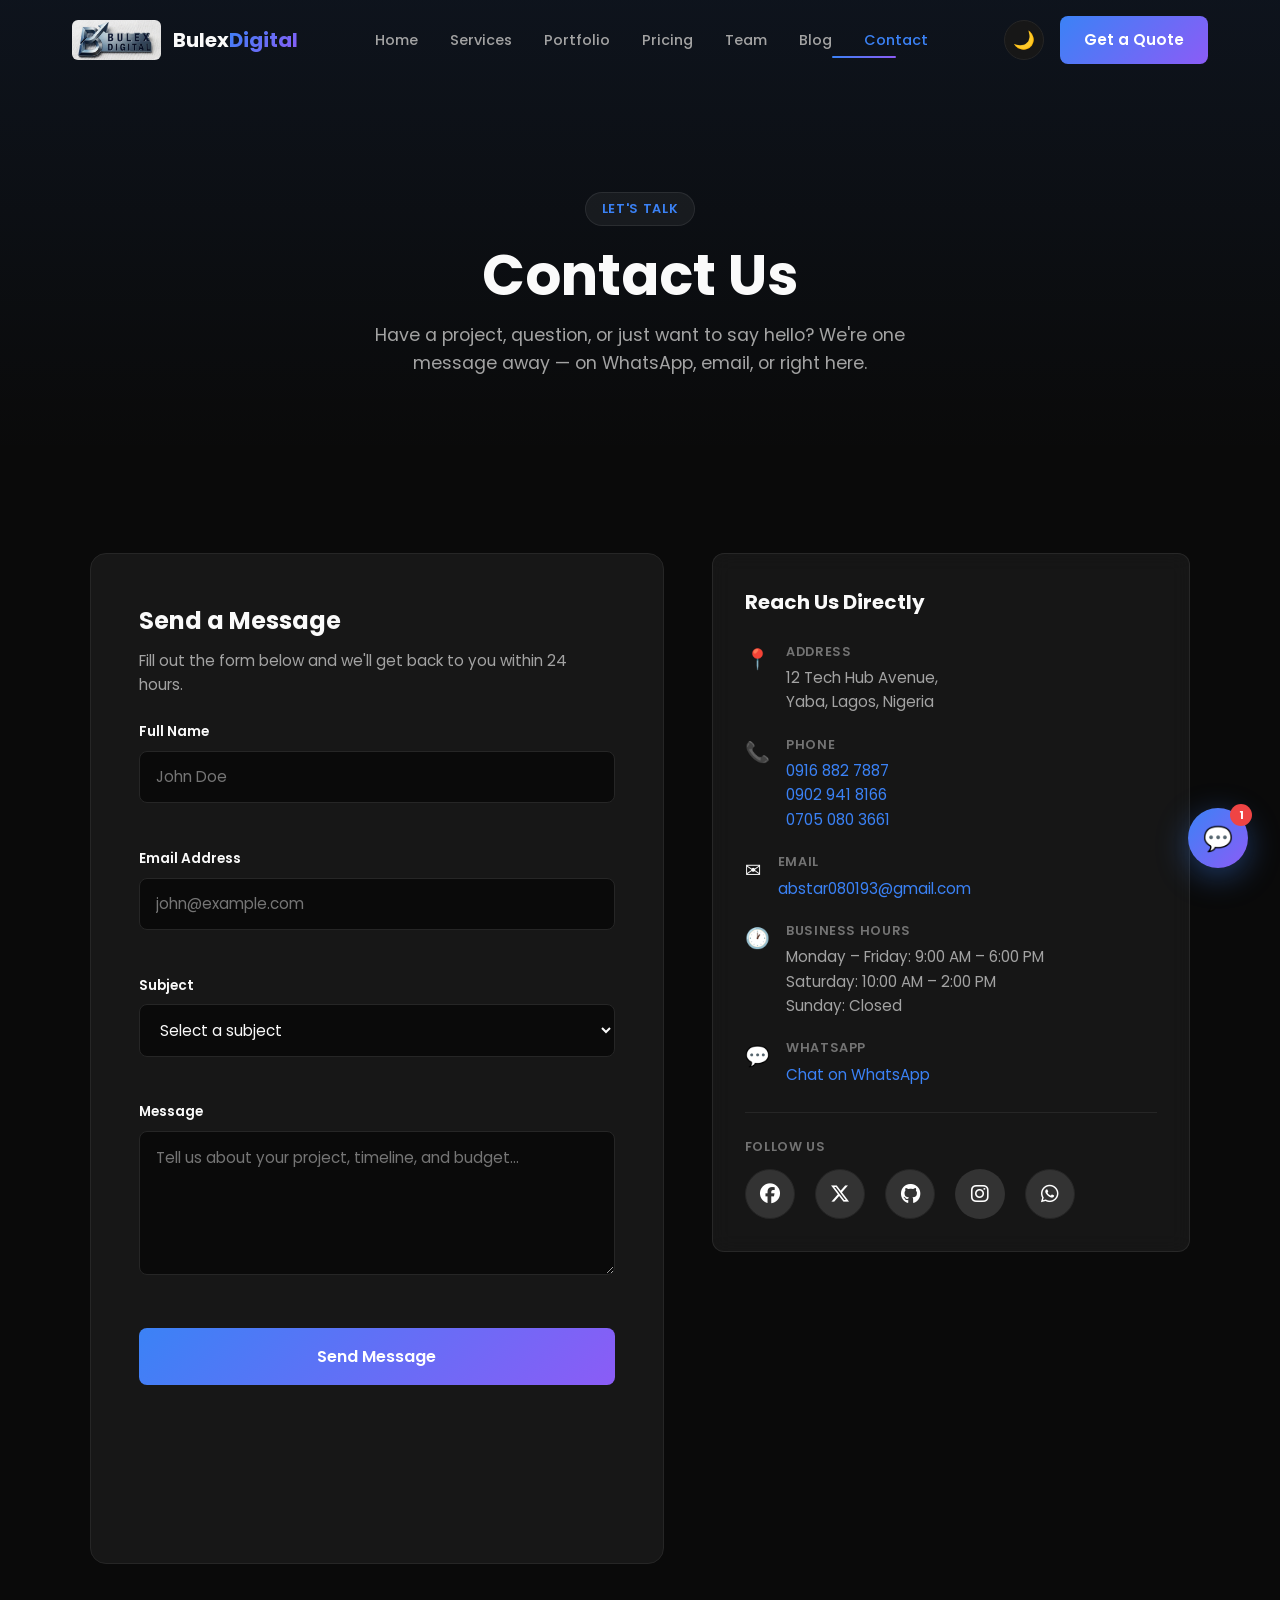
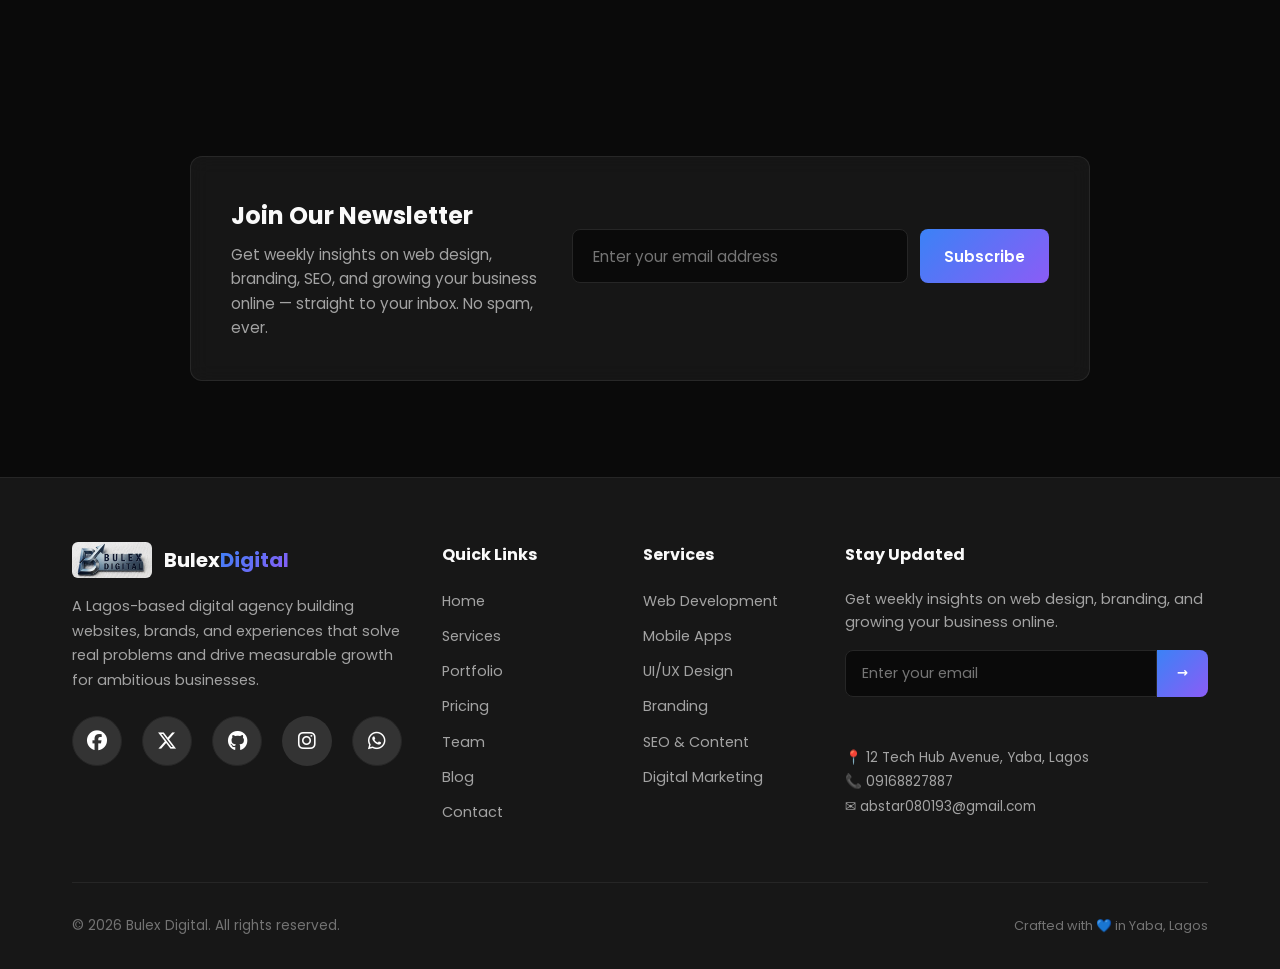
<file: contact.html>
<!DOCTYPE html>
<html lang="en">
<head>
  <meta charset="UTF-8">
  <meta name="viewport" content="width=device-width, initial-scale=1.0">
  <meta name="description" content="Get in touch with Bulex Digital. Web development, branding, and digital marketing services in Yaba, Lagos. Call, WhatsApp, or email us today.">
  <title>Contact | Bulex Digital</title>
  
  <link rel="preconnect" href="https://fonts.googleapis.com">
  <link rel="preconnect" href="https://fonts.gstatic.com" crossorigin>
  <link href="https://fonts.googleapis.com/css2?family=Poppins:wght@300;400;600;700&display=swap" rel="stylesheet">
  <link rel="stylesheet" href="https://cdnjs.cloudflare.com/ajax/libs/font-awesome/6.5.2/css/all.min.css">
  <link rel="stylesheet" href="styles.css">
</head>
<body>

  <!-- ==================== NAVIGATION ==================== -->
  <header class="navbar" id="navbar">
    <div class="container nav-container">
      <a href="index.html" class="logo" aria-label="Bulex Digital Home">
        <img src="logo-tech.png" alt="Bulex Digital Logo" class="logo-img">
        <span class="logo-text">Bulex<span class="logo-accent">Digital</span></span>
      </a>

      <nav class="nav-menu" aria-label="Main Navigation">
        <ul class="nav-list">
          <li><a href="index.html" class="nav-link">Home</a></li>
          <li><a href="services.html" class="nav-link">Services</a></li>
          <li><a href="portfolio.html" class="nav-link">Portfolio</a></li>
          <li><a href="pricing.html" class="nav-link">Pricing</a></li>
          <li><a href="team.html" class="nav-link">Team</a></li>
          <li><a href="blog.html" class="nav-link">Blog</a></li>
          <li><a href="contact.html" class="nav-link active">Contact</a></li>
        </ul>
      </nav>

      <div class="nav-actions">
        <button class="theme-toggle" id="themeToggle" aria-label="Toggle dark/light mode">
          <span class="theme-icon sun">☀️</span>
          <span class="theme-icon moon">🌙</span>
        </button>
        <a href="contact.html" class="btn btn-primary nav-cta">Get a Quote</a>
        
        <button class="hamburger" id="hamburger" aria-label="Open menu" aria-expanded="false">
          <span class="bar"></span>
          <span class="bar"></span>
          <span class="bar"></span>
        </button>
      </div>
    </div>

    <div class="mobile-drawer" id="mobileDrawer" aria-hidden="true">
      <nav class="mobile-nav" aria-label="Mobile Navigation">
        <ul class="mobile-nav-list">
          <li><a href="index.html" class="mobile-nav-link">Home</a></li>
          <li><a href="services.html" class="mobile-nav-link">Services</a></li>
          <li><a href="portfolio.html" class="mobile-nav-link">Portfolio</a></li>
          <li><a href="pricing.html" class="mobile-nav-link">Pricing</a></li>
          <li><a href="team.html" class="mobile-nav-link">Team</a></li>
          <li><a href="blog.html" class="mobile-nav-link">Blog</a></li>
          <li><a href="contact.html" class="mobile-nav-link active">Contact</a></li>
        </ul>
        <a href="contact.html" class="btn btn-primary mobile-cta">Get a Quote</a>
      </nav>
    </div>
  </header>

  <!-- ==================== MAIN CONTENT ==================== -->
  <main>

    <!-- Page Header -->
    <section class="page-header">
      <div class="container">
        <span class="page-tag">Let's Talk</span>
        <h1 class="page-title">Contact Us</h1>
        <p class="page-desc">Have a project, question, or just want to say hello? We're one message away — on WhatsApp, email, or right here.</p>
      </div>
    </section>

    <!-- Contact Section -->
    <section class="contact-section section" id="contact">
      <div class="container">
        <div class="contact-grid">

          <!-- Left: Contact Form -->
          <div class="contact-form-wrapper">
            <h2 class="contact-form-title">Send a Message</h2>
            <p class="contact-form-subtitle">Fill out the form below and we'll get back to you within 24 hours.</p>
            
            <form class="contact-form" id="contactForm" novalidate>
              
              <div class="form-group">
                <label for="contactName" class="form-label">Full Name</label>
                <input type="text" id="contactName" name="name" class="form-input" placeholder="John Doe" required minlength="2" autocomplete="name">
                <p class="form-error" id="nameError" role="alert" aria-live="polite"></p>
              </div>

              <div class="form-group">
                <label for="contactEmail" class="form-label">Email Address</label>
                <input type="email" id="contactEmail" name="email" class="form-input" placeholder="john@example.com" required autocomplete="email">
                <p class="form-error" id="emailError" role="alert" aria-live="polite"></p>
              </div>

              <div class="form-group">
                <label for="contactSubject" class="form-label">Subject</label>
                <select id="contactSubject" name="subject" class="form-select" required>
                  <option value="" disabled selected>Select a subject</option>
                  <option value="web-project">Web Development Project</option>
                  <option value="mobile-app">Mobile App Project</option>
                  <option value="branding">Branding & Identity</option>
                  <option value="marketing">Digital Marketing</option>
                  <option value="consultation">Free Consultation</option>
                  <option value="other">Something Else</option>
                </select>
                <p class="form-error" id="subjectError" role="alert" aria-live="polite"></p>
              </div>

              <div class="form-group">
                <label for="contactMessage" class="form-label">Message</label>
                <textarea id="contactMessage" name="message" class="form-textarea" rows="5" placeholder="Tell us about your project, timeline, and budget..." required minlength="10"></textarea>
                <p class="form-error" id="messageError" role="alert" aria-live="polite"></p>
              </div>

              <button type="submit" class="btn btn-primary btn-lg form-submit">Send Message</button>
              
              <div class="form-success" id="formSuccess" role="status" aria-live="polite">
                <p>✅ Message sent successfully! We'll be in touch within 24 hours.</p>
              </div>
            </form>
          </div>

          <!-- Right: Contact Info -->
          <aside class="contact-info-wrapper">
            <div class="contact-info-card glass">
              <h3 class="contact-info-title">Reach Us Directly</h3>
              
              <div class="contact-info-list">
                <div class="contact-info-item">
                  <span class="contact-info-icon" aria-hidden="true">📍</span>
                  <div class="contact-info-content">
                    <span class="contact-info-label">Address</span>
                    <p class="contact-info-value">12 Tech Hub Avenue,<br>Yaba, Lagos, Nigeria</p>
                  </div>
                </div>

                <div class="contact-info-item">
                  <span class="contact-info-icon" aria-hidden="true">📞</span>
                  <div class="contact-info-content">
                    <span class="contact-info-label">Phone</span>
                    <p class="contact-info-value">
                      <a href="tel:+2349168827887">0916 882 7887</a><br>
                      <a href="tel:+2349029418166">0902 941 8166</a><br>
                      <a href="tel:+2347050803661">0705 080 3661</a>
                    </p>
                  </div>
                </div>

                <div class="contact-info-item">
                  <span class="contact-info-icon" aria-hidden="true">✉️</span>
                  <div class="contact-info-content">
                    <span class="contact-info-label">Email</span>
                    <p class="contact-info-value">
                      <a href="mailto:abstar080193@gmail.com">abstar080193@gmail.com</a>
                    </p>
                  </div>
                </div>

                <div class="contact-info-item">
                  <span class="contact-info-icon" aria-hidden="true">🕐</span>
                  <div class="contact-info-content">
                    <span class="contact-info-label">Business Hours</span>
                    <p class="contact-info-value">
                      Monday – Friday: 9:00 AM – 6:00 PM<br>
                      Saturday: 10:00 AM – 2:00 PM<br>
                      Sunday: Closed
                    </p>
                  </div>
                </div>

                <div class="contact-info-item">
                  <span class="contact-info-icon" aria-hidden="true">💬</span>
                  <div class="contact-info-content">
                    <span class="contact-info-label">WhatsApp</span>
                    <p class="contact-info-value">
                      <a href="https://wa.me/message/LBRFONB553XBF1" target="_blank" rel="noopener">Chat on WhatsApp</a>
                    </p>
                  </div>
                </div>
              </div>

              <div class="contact-socials">
                <span class="contact-socials-label">Follow Us</span>
                <div class="social-icons">
  <a href="https://www.facebook.com/profile.php?id=61579539584737&mibextid=rS40aB7S9Ucbxw6v" class="social-link"><i class="fa-brands fa-facebook"></i></a>
  <a href="https://www.linkedin.com/in/adegbite-abdullahi-041350308" class="social-link"><i class="fa-brands fa-x-twitter"></i></a>
  <a href="https://github.com/Bulex00" class="social-link"><i class="fa-brands fa-github"></i></a>
  <a href="https://www.instagram.com/abdullahiadegbiite?igsh=djc5a2Nzbnl6cnU5"><i class="fa-brands fa-instagram"></i></a>
  <a href="https://wa.me/2349168827887" class="social-link"><i class="fa-brands fa-whatsapp"></i></a>
</div>
              </div>
            </div>

            <!-- Map -->
            <div class="contact-map">
              <iframe 
                src="https://www.google.com/maps/embed?pb=!1m18!1m12!1m3!1d15858.03476892704!2d3.3721!3d6.5244!2m3!1f0!2f0!3f0!3m2!1i1024!2i768!4f13.1!3m3!1m2!1s0x103b8b2ae68280c1%3A0xdc9e87a367c3d9cb!2sYaba%2C%20Lagos!5e0!3m2!1sen!2sng!4v1690000000000!5m2!1sen!2sng" 
                width="100%" 
                height="280" 
                style="border:0; border-radius: 12px;" 
                allowfullscreen="" 
                loading="lazy" 
                referrerpolicy="no-referrer-when-downgrade"
                title="Bulex Digital office location in Yaba, Lagos">
              </iframe>
            </div>
          </aside>

        </div>
      </div>
    </section>

    <!-- Newsletter Section -->
    <section class="newsletter-section section" aria-label="Newsletter signup">
      <div class="container">
        <div class="newsletter-box glass">
          <div class="newsletter-content">
            <h2 class="newsletter-title">Join Our Newsletter</h2>
            <p class="newsletter-desc">Get weekly insights on web design, branding, SEO, and growing your business online — straight to your inbox. No spam, ever.</p>
          </div>
          <form class="newsletter-large" id="newsletterFormLarge" novalidate>
            <div class="newsletter-large-group">
              <input type="email" class="newsletter-large-input" id="newsletterEmailLarge" placeholder="Enter your email address" required aria-label="Email for newsletter">
              <button type="submit" class="btn btn-primary newsletter-large-btn">Subscribe</button>
            </div>
            <p class="newsletter-error" id="newsletterErrorLarge" role="alert" aria-live="polite"></p>
          </form>
        </div>
      </div>
    </section>

  </main>

  <!-- ==================== FOOTER ==================== -->
  <footer class="footer" id="footer">
    <div class="container">
      <div class="footer-grid grid-4">
        
        <div class="footer-brand">
          <a href="index.html" class="footer-logo">
            <img src="logo-tech.png" alt="Bulex Digital" class="footer-logo-img">
            <span>Bulex<span class="logo-accent">Digital</span></span>
          </a>
          <p class="footer-about">
            A Lagos-based digital agency building websites, brands, and experiences that solve real problems and drive measurable growth for ambitious businesses.
          </p>
               <div class="social-icons">
  <a href="https://www.facebook.com/profile.php?id=61579539584737&mibextid=rS40aB7S9Ucbxw6v" class="social-link"><i class="fa-brands fa-facebook"></i></a>
  <a href="https://www.linkedin.com/in/adegbite-abdullahi-041350308" class="social-link"><i class="fa-brands fa-x-twitter"></i></a>
  <a href="https://github.com/Bulex00" class="social-link"><i class="fa-brands fa-github"></i></a>
  <a href="https://www.instagram.com/abdullahiadegbiite?igsh=djc5a2Nzbnl6cnU5"><i class="fa-brands fa-instagram"></i></a>
  <a href="https://wa.me/2349168827887" class="social-link"><i class="fa-brands fa-whatsapp"></i></a>
</div>
        </div>

        <div class="footer-col">
          <h4 class="footer-heading">Quick Links</h4>
          <ul class="footer-links">
            <li><a href="index.html">Home</a></li>
            <li><a href="services.html">Services</a></li>
            <li><a href="portfolio.html">Portfolio</a></li>
            <li><a href="pricing.html">Pricing</a></li>
            <li><a href="team.html">Team</a></li>
            <li><a href="blog.html">Blog</a></li>
            <li><a href="contact.html">Contact</a></li>
          </ul>
        </div>

        <div class="footer-col">
          <h4 class="footer-heading">Services</h4>
          <ul class="footer-links">
            <li><a href="services.html">Web Development</a></li>
            <li><a href="services.html">Mobile Apps</a></li>
            <li><a href="services.html">UI/UX Design</a></li>
            <li><a href="services.html">Branding</a></li>
            <li><a href="services.html">SEO & Content</a></li>
            <li><a href="services.html">Digital Marketing</a></li>
          </ul>
        </div>

        <div class="footer-col">
          <h4 class="footer-heading">Stay Updated</h4>
          <p class="footer-newsletter-text">Get weekly insights on web design, branding, and growing your business online.</p>
          <form class="newsletter-form" id="newsletterForm" novalidate>
            <div class="newsletter-input-group">
              <input type="email" class="newsletter-input" id="newsletterEmail" placeholder="Enter your email" required aria-label="Email for newsletter">
              <button type="submit" class="newsletter-btn" aria-label="Subscribe">→</button>
            </div>
            <p class="newsletter-error" id="newsletterError" role="alert" aria-live="polite"></p>
          </form>
          <div class="footer-contact-mini">
            <p>📍 12 Tech Hub Avenue, Yaba, Lagos</p>
            <p>📞 09168827887</p>
            <p>✉️ abstar080193@gmail.com</p>
          </div>
        </div>

      </div>

      <div class="footer-bottom">
        <p class="copyright">© 2026 Bulex Digital. All rights reserved.</p>
        <p class="footer-credit">Crafted with 💙 in Yaba, Lagos</p>
      </div>
    </div>
  </footer>

  <!-- ==================== BACK TO TOP ==================== -->
  <button class="back-to-top" id="backToTop" aria-label="Back to top">
    <svg width="24" height="24" viewBox="0 0 24 24" fill="none" stroke="currentColor" stroke-width="2" stroke-linecap="round" stroke-linejoin="round">
      <polyline points="18 15 12 9 6 15"></polyline>
    </svg>
  </button>

  <!-- ==================== TOAST NOTIFICATION ==================== -->
  <div class="toast" id="toast" role="status" aria-live="polite">
    <span class="toast-message" id="toastMessage"></span>
  </div>

  <script src="main.js"></script>
</body>
</html>
</file>
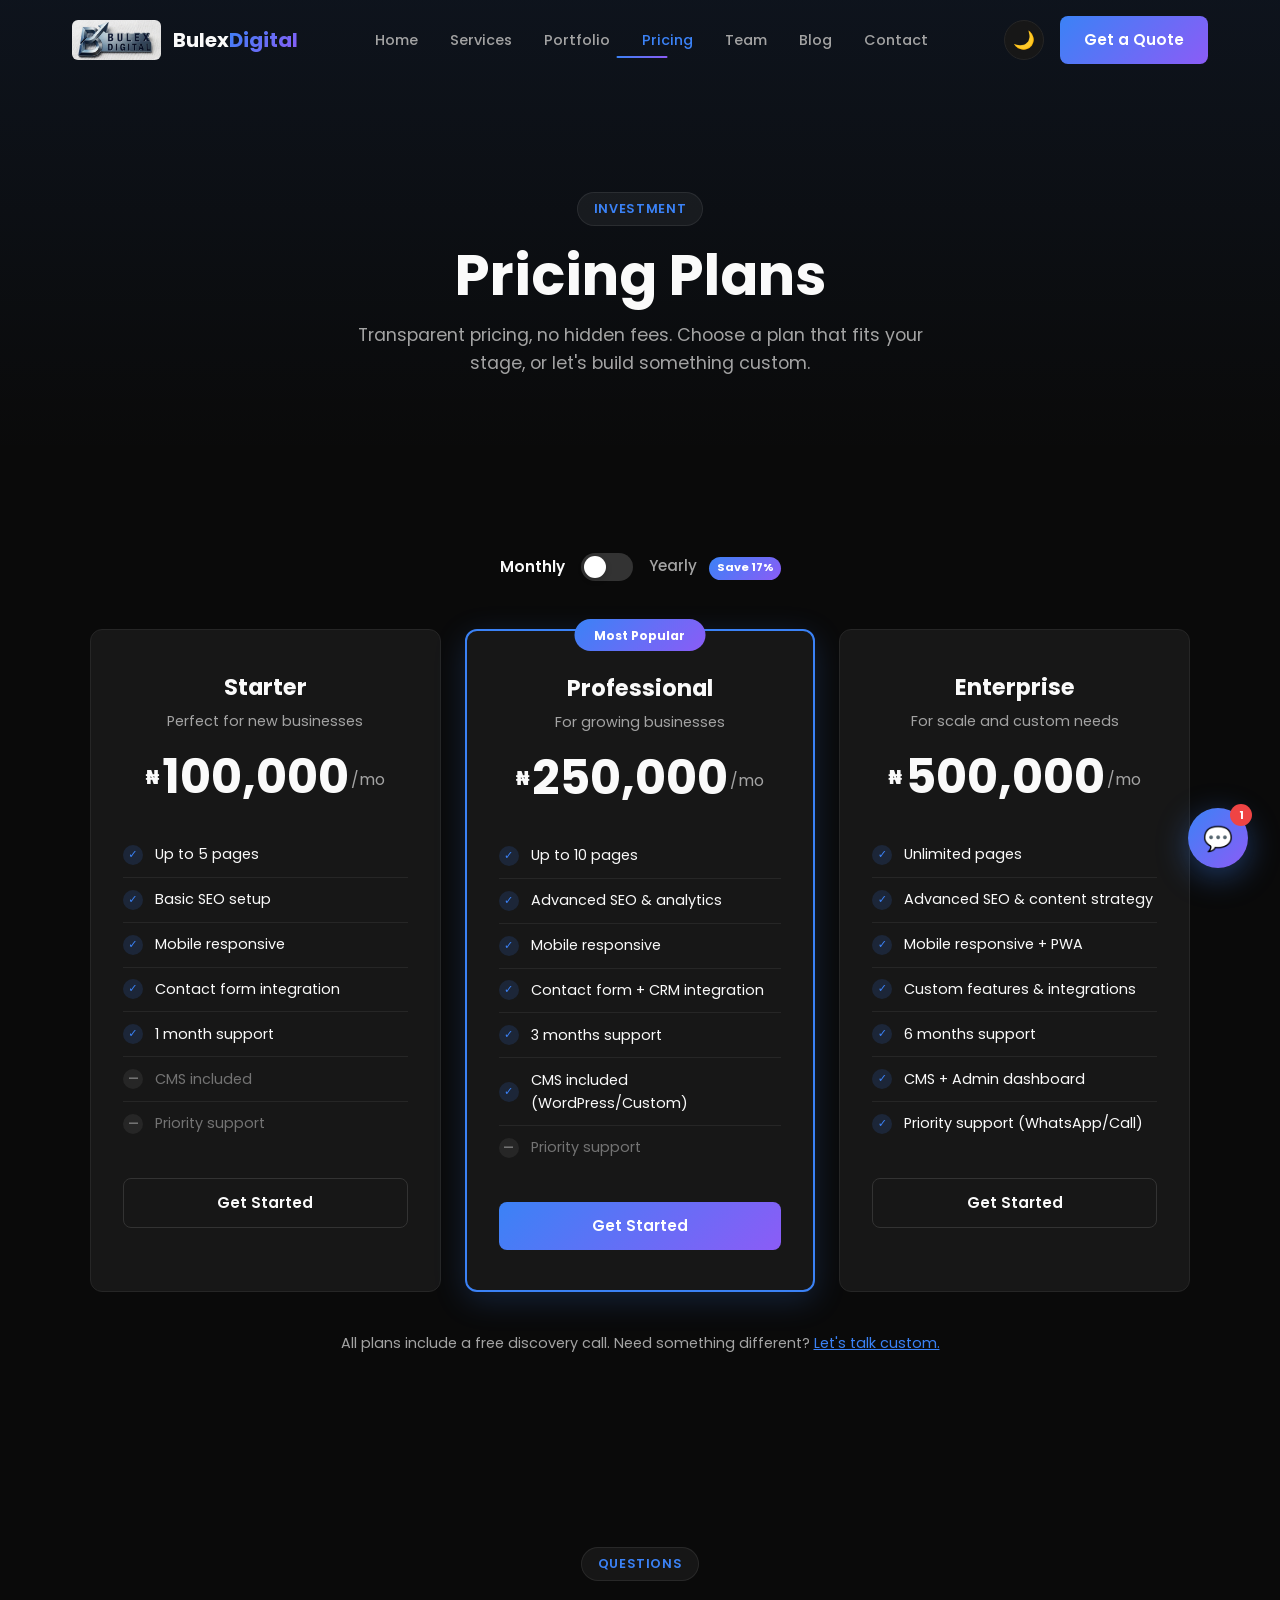
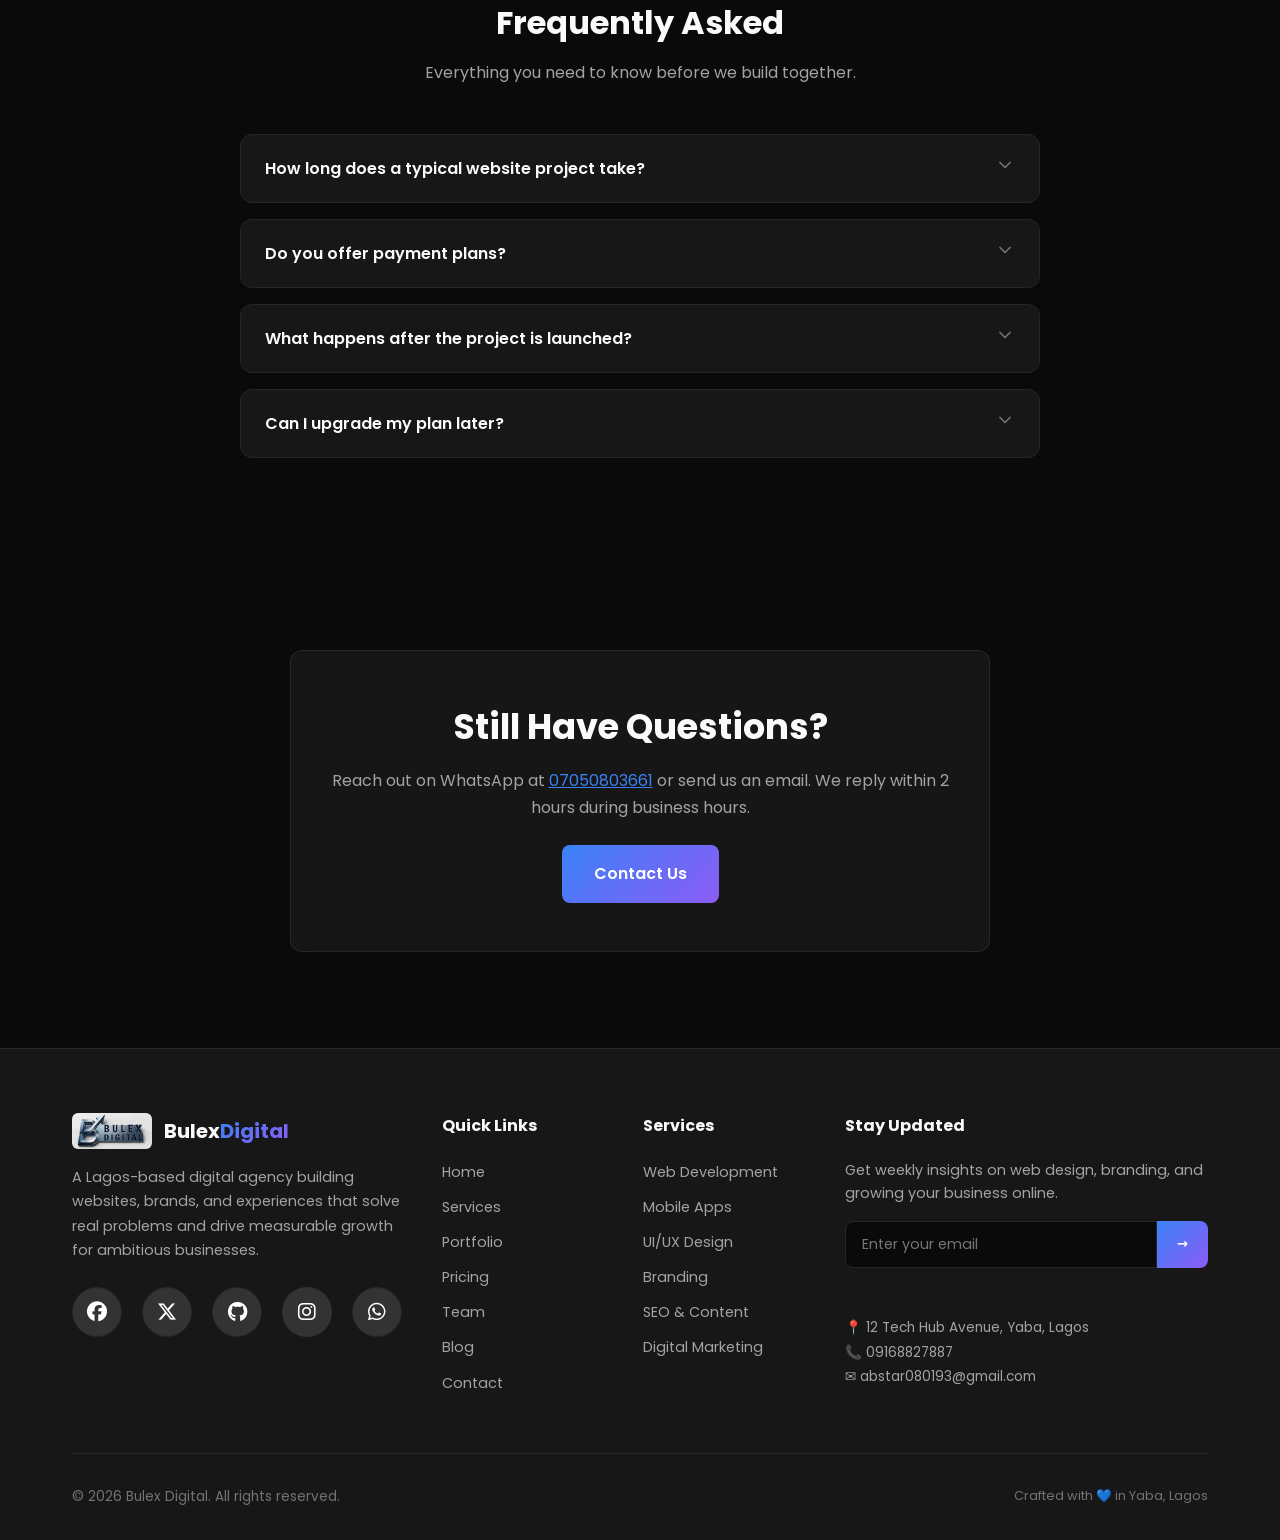
<file: pricing.html>
<!DOCTYPE html>
<html lang="en">
<head>
  <meta charset="UTF-8">
  <meta name="viewport" content="width=device-width, initial-scale=1.0">
  <meta name="description" content="Transparent pricing for web development, branding, and digital marketing services. Monthly and yearly plans from Bulex Digital, Lagos.">
  <title>Pricing | Bulex Digital</title>
  
  <link rel="preconnect" href="https://fonts.googleapis.com">
  <link rel="preconnect" href="https://fonts.gstatic.com" crossorigin>
  <link href="https://fonts.googleapis.com/css2?family=Poppins:wght@300;400;600;700&display=swap" rel="stylesheet">
  <link rel="stylesheet" href="https://cdnjs.cloudflare.com/ajax/libs/font-awesome/6.5.2/css/all.min.css">
  <link rel="stylesheet" href="styles.css">
</head>
<body>

  <!-- ==================== NAVIGATION ==================== -->
  <header class="navbar" id="navbar">
    <div class="container nav-container">
      <a href="index.html" class="logo" aria-label="Bulex Digital Home">
        <img src="logo-tech.png" alt="Bulex Digital Logo" class="logo-img">
        <span class="logo-text">Bulex<span class="logo-accent">Digital</span></span>
      </a>

      <nav class="nav-menu" aria-label="Main Navigation">
        <ul class="nav-list">
          <li><a href="index.html" class="nav-link">Home</a></li>
          <li><a href="services.html" class="nav-link">Services</a></li>
          <li><a href="portfolio.html" class="nav-link">Portfolio</a></li>
          <li><a href="pricing.html" class="nav-link active">Pricing</a></li>
          <li><a href="team.html" class="nav-link">Team</a></li>
          <li><a href="blog.html" class="nav-link">Blog</a></li>
          <li><a href="contact.html" class="nav-link">Contact</a></li>
        </ul>
      </nav>

      <div class="nav-actions">
        <button class="theme-toggle" id="themeToggle" aria-label="Toggle dark/light mode">
          <span class="theme-icon sun">☀️</span>
          <span class="theme-icon moon">🌙</span>
        </button>
        <a href="contact.html" class="btn btn-primary nav-cta">Get a Quote</a>
        
        <button class="hamburger" id="hamburger" aria-label="Open menu" aria-expanded="false">
          <span class="bar"></span>
          <span class="bar"></span>
          <span class="bar"></span>
        </button>
      </div>
    </div>

    <div class="mobile-drawer" id="mobileDrawer" aria-hidden="true">
      <nav class="mobile-nav" aria-label="Mobile Navigation">
        <ul class="mobile-nav-list">
          <li><a href="index.html" class="mobile-nav-link">Home</a></li>
          <li><a href="services.html" class="mobile-nav-link">Services</a></li>
          <li><a href="portfolio.html" class="mobile-nav-link">Portfolio</a></li>
          <li><a href="pricing.html" class="mobile-nav-link active">Pricing</a></li>
          <li><a href="team.html" class="mobile-nav-link">Team</a></li>
          <li><a href="blog.html" class="mobile-nav-link">Blog</a></li>
          <li><a href="contact.html" class="mobile-nav-link">Contact</a></li>
        </ul>
        <a href="contact.html" class="btn btn-primary mobile-cta">Get a Quote</a>
      </nav>
    </div>
  </header>

  <!-- ==================== MAIN CONTENT ==================== -->
  <main>

    <!-- Page Header -->
    <section class="page-header">
      <div class="container">
        <span class="page-tag">Investment</span>
        <h1 class="page-title">Pricing Plans</h1>
        <p class="page-desc">Transparent pricing, no hidden fees. Choose a plan that fits your stage, or let's build something custom.</p>
      </div>
    </section>

    <!-- Pricing Section -->
    <section class="pricing-section section" id="pricing">
      <div class="container">
        
        <!-- Billing Toggle -->
        <div class="billing-toggle-wrapper">
          <span class="billing-label" id="monthlyLabel">Monthly</span>
          <button class="billing-toggle" id="billingToggle" aria-label="Switch between monthly and yearly billing" aria-pressed="false">
            <span class="toggle-track">
              <span class="toggle-thumb" id="toggleThumb"></span>
            </span>
          </button>
          <span class="billing-label" id="yearlyLabel">Yearly <span class="save-badge">Save 17%</span></span>
        </div>

        <!-- Pricing Cards -->
        <div class="pricing-grid grid-3">
          
          <!-- Starter -->
          <article class="pricing-card glass-hover">
            <div class="pricing-header">
              <h3 class="pricing-name">Starter</h3>
              <p class="pricing-subtitle">Perfect for new businesses</p>
              <div class="pricing-price-wrapper">
                <span class="pricing-currency">₦</span>
                <span class="pricing-amount" data-monthly="100000" data-yearly="1000000">100,000</span>
                <span class="pricing-period" id="periodStarter">/mo</span>
              </div>
            </div>
            <div class="pricing-body">
              <ul class="pricing-features">
                <li>
                  <span class="checkmark" aria-hidden="true">✓</span>
                  <span>Up to 5 pages</span>
                </li>
                <li>
                  <span class="checkmark" aria-hidden="true">✓</span>
                  <span>Basic SEO setup</span>
                </li>
                <li>
                  <span class="checkmark" aria-hidden="true">✓</span>
                  <span>Mobile responsive</span>
                </li>
                <li>
                  <span class="checkmark" aria-hidden="true">✓</span>
                  <span>Contact form integration</span>
                </li>
                <li>
                  <span class="checkmark" aria-hidden="true">✓</span>
                  <span>1 month support</span>
                </li>
                <li class="feature-disabled">
                  <span class="checkmark" aria-hidden="true">—</span>
                  <span>CMS included</span>
                </li>
                <li class="feature-disabled">
                  <span class="checkmark" aria-hidden="true">—</span>
                  <span>Priority support</span>
                </li>
              </ul>
              <a href="contact.html" class="btn btn-outline pricing-btn">Get Started</a>
            </div>
          </article>

          <!-- Professional (Popular) -->
          <article class="pricing-card pricing-popular glass-hover">
            <div class="popular-badge">Most Popular</div>
            <div class="pricing-header">
              <h3 class="pricing-name">Professional</h3>
              <p class="pricing-subtitle">For growing businesses</p>
              <div class="pricing-price-wrapper">
                <span class="pricing-currency">₦</span>
                <span class="pricing-amount" data-monthly="250000" data-yearly="2500000">250,000</span>
                <span class="pricing-period" id="periodPro">/mo</span>
              </div>
            </div>
            <div class="pricing-body">
              <ul class="pricing-features">
                <li>
                  <span class="checkmark" aria-hidden="true">✓</span>
                  <span>Up to 10 pages</span>
                </li>
                <li>
                  <span class="checkmark" aria-hidden="true">✓</span>
                  <span>Advanced SEO & analytics</span>
                </li>
                <li>
                  <span class="checkmark" aria-hidden="true">✓</span>
                  <span>Mobile responsive</span>
                </li>
                <li>
                  <span class="checkmark" aria-hidden="true">✓</span>
                  <span>Contact form + CRM integration</span>
                </li>
                <li>
                  <span class="checkmark" aria-hidden="true">✓</span>
                  <span>3 months support</span>
                </li>
                <li>
                  <span class="checkmark" aria-hidden="true">✓</span>
                  <span>CMS included (WordPress/Custom)</span>
                </li>
                <li class="feature-disabled">
                  <span class="checkmark" aria-hidden="true">—</span>
                  <span>Priority support</span>
                </li>
              </ul>
              <a href="contact.html" class="btn btn-primary pricing-btn">Get Started</a>
            </div>
          </article>

          <!-- Enterprise -->
          <article class="pricing-card glass-hover">
            <div class="pricing-header">
              <h3 class="pricing-name">Enterprise</h3>
              <p class="pricing-subtitle">For scale and custom needs</p>
              <div class="pricing-price-wrapper">
                <span class="pricing-currency">₦</span>
                <span class="pricing-amount" data-monthly="500000" data-yearly="5000000">500,000</span>
                <span class="pricing-period" id="periodEnterprise">/mo</span>
              </div>
            </div>
            <div class="pricing-body">
              <ul class="pricing-features">
                <li>
                  <span class="checkmark" aria-hidden="true">✓</span>
                  <span>Unlimited pages</span>
                </li>
                <li>
                  <span class="checkmark" aria-hidden="true">✓</span>
                  <span>Advanced SEO & content strategy</span>
                </li>
                <li>
                  <span class="checkmark" aria-hidden="true">✓</span>
                  <span>Mobile responsive + PWA</span>
                </li>
                <li>
                  <span class="checkmark" aria-hidden="true">✓</span>
                  <span>Custom features & integrations</span>
                </li>
                <li>
                  <span class="checkmark" aria-hidden="true">✓</span>
                  <span>6 months support</span>
                </li>
                <li>
                  <span class="checkmark" aria-hidden="true">✓</span>
                  <span>CMS + Admin dashboard</span>
                </li>
                <li>
                  <span class="checkmark" aria-hidden="true">✓</span>
                  <span>Priority support (WhatsApp/Call)</span>
                </li>
              </ul>
              <a href="contact.html" class="btn btn-outline pricing-btn">Get Started</a>
            </div>
          </article>

        </div>

        <p class="pricing-note">All plans include a free discovery call. Need something different? <a href="contact.html">Let's talk custom.</a></p>
      </div>
    </section>

    <!-- FAQ Section -->
    <section class="faq-section section" id="faq" aria-label="Frequently asked questions">
      <div class="container">
        <header class="section-header">
          <span class="section-tag">Questions</span>
          <h2 class="section-title">Frequently Asked</h2>
          <p class="section-desc">Everything you need to know before we build together.</p>
        </header>

        <div class="faq-list">
          
          <!-- FAQ 1 -->
          <div class="faq-item">
            <button class="faq-question" aria-expanded="false" aria-controls="faqAnswer1">
              <span class="faq-q-text">How long does a typical website project take?</span>
              <span class="faq-icon" aria-hidden="true">
                <svg width="20" height="20" viewBox="0 0 24 24" fill="none" stroke="currentColor" stroke-width="2" stroke-linecap="round" stroke-linejoin="round">
                  <polyline points="6 9 12 15 18 9"></polyline>
                </svg>
              </span>
            </button>
            <div class="faq-answer" id="faqAnswer1" aria-hidden="true">
              <div class="faq-answer-inner">
                <p>Most Starter projects are delivered within 2–3 weeks. Professional plans typically take 4–6 weeks, while Enterprise projects with custom features can range from 8–12 weeks. We provide a detailed timeline during our discovery call and keep you updated with weekly progress demos.</p>
              </div>
            </div>
          </div>

          <!-- FAQ 2 -->
          <div class="faq-item">
            <button class="faq-question" aria-expanded="false" aria-controls="faqAnswer2">
              <span class="faq-q-text">Do you offer payment plans?</span>
              <span class="faq-icon" aria-hidden="true">
                <svg width="20" height="20" viewBox="0 0 24 24" fill="none" stroke="currentColor" stroke-width="2" stroke-linecap="round" stroke-linejoin="round">
                  <polyline points="6 9 12 15 18 9"></polyline>
                </svg>
              </span>
            </button>
            <div class="faq-answer" id="faqAnswer2" aria-hidden="true">
              <div class="faq-answer-inner">
                <p>Yes. We typically split projects into three milestones: 40% upfront to kick off, 30% at design approval, and 30% at launch. For retainer plans (monthly/yearly), we invoice at the beginning of each billing period. We accept bank transfers, Paystack, and Flutterwave.</p>
              </div>
            </div>
          </div>

          <!-- FAQ 3 -->
          <div class="faq-item">
            <button class="faq-question" aria-expanded="false" aria-controls="faqAnswer3">
              <span class="faq-q-text">What happens after the project is launched?</span>
              <span class="faq-icon" aria-hidden="true">
                <svg width="20" height="20" viewBox="0 0 24 24" fill="none" stroke="currentColor" stroke-width="2" stroke-linecap="round" stroke-linejoin="round">
                  <polyline points="6 9 12 15 18 9"></polyline>
                </svg>
              </span>
            </button>
            <div class="faq-answer" id="faqAnswer3" aria-hidden="true">
              <div class="faq-answer-inner">
                <p>Every plan includes a support period after launch (1–6 months depending on your plan). During this time, we fix bugs, make minor tweaks, and train your team on the CMS. After the support period, you can opt into a monthly maintenance retainer or reach out for ad-hoc updates.</p>
              </div>
            </div>
          </div>

          <!-- FAQ 4 -->
          <div class="faq-item">
            <button class="faq-question" aria-expanded="false" aria-controls="faqAnswer4">
              <span class="faq-q-text">Can I upgrade my plan later?</span>
              <span class="faq-icon" aria-hidden="true">
                <svg width="20" height="20" viewBox="0 0 24 24" fill="none" stroke="currentColor" stroke-width="2" stroke-linecap="round" stroke-linejoin="round">
                  <polyline points="6 9 12 15 18 9"></polyline>
                </svg>
              </span>
            </button>
            <div class="faq-answer" id="faqAnswer4" aria-hidden="true">
              <div class="faq-answer-inner">
                <p>Absolutely. Many clients start with the Starter plan and upgrade as their business grows. You can add pages, features, or move to a higher-tier plan at any time. We'll simply prorate the difference and continue building on what we've already created together.</p>
              </div>
            </div>
          </div>

        </div>
      </div>
    </section>

    <!-- CTA Banner -->
    <section class="cta-banner section" aria-label="Call to action">
      <div class="container">
        <div class="cta-content glass">
          <h2 class="cta-title">Still Have Questions?</h2>
          <p class="cta-desc">Reach out on WhatsApp at <a href="https://wa.me/message/LBRFONB553XBF1">07050803661</a> or send us an email. We reply within 2 hours during business hours.</p>
          <a href="contact.html" class="btn btn-primary btn-lg">Contact Us</a>
        </div>
      </div>
    </section>

  </main>

  <!-- ==================== FOOTER ==================== -->
  <footer class="footer" id="footer">
    <div class="container">
      <div class="footer-grid grid-4">
        
        <div class="footer-brand">
          <a href="index.html" class="footer-logo">
            <img src="logo-tech.png" alt="Bulex Digital" class="footer-logo-img">
            <span>Bulex<span class="logo-accent">Digital</span></span>
          </a>
          <p class="footer-about">
            A Lagos-based digital agency building websites, brands, and experiences that solve real problems and drive measurable growth for ambitious businesses.
          </p>
               <div class="social-icons">
  <a href="https://www.facebook.com/profile.php?id=61579539584737&mibextid=rS40aB7S9Ucbxw6v" class="social-link"><i class="fa-brands fa-facebook"></i></a>
  <a href="https://www.linkedin.com/in/adegbite-abdullahi-041350308" class="social-link"><i class="fa-brands fa-x-twitter"></i></a>
  <a href="https://github.com/Bulex00" class="social-link"><i class="fa-brands fa-github"></i></a>
  <a href="https://www.instagram.com/abdullahiadegbiite?igsh=djc5a2Nzbnl6cnU5"><i class="fa-brands fa-instagram"></i></a>
  <a href="https://wa.me/2349168827887" class="social-link"><i class="fa-brands fa-whatsapp"></i></a>
</div>
        </div>

        <div class="footer-col">
          <h4 class="footer-heading">Quick Links</h4>
          <ul class="footer-links">
            <li><a href="index.html">Home</a></li>
            <li><a href="services.html">Services</a></li>
            <li><a href="portfolio.html">Portfolio</a></li>
            <li><a href="pricing.html">Pricing</a></li>
            <li><a href="team.html">Team</a></li>
            <li><a href="blog.html">Blog</a></li>
            <li><a href="contact.html">Contact</a></li>
          </ul>
        </div>

        <div class="footer-col">
          <h4 class="footer-heading">Services</h4>
          <ul class="footer-links">
            <li><a href="services.html">Web Development</a></li>
            <li><a href="services.html">Mobile Apps</a></li>
            <li><a href="services.html">UI/UX Design</a></li>
            <li><a href="services.html">Branding</a></li>
            <li><a href="services.html">SEO & Content</a></li>
            <li><a href="services.html">Digital Marketing</a></li>
          </ul>
        </div>

        <div class="footer-col">
          <h4 class="footer-heading">Stay Updated</h4>
          <p class="footer-newsletter-text">Get weekly insights on web design, branding, and growing your business online.</p>
          <form class="newsletter-form" id="newsletterForm" novalidate>
            <div class="newsletter-input-group">
              <input type="email" class="newsletter-input" id="newsletterEmail" placeholder="Enter your email" required aria-label="Email for newsletter">
              <button type="submit" class="newsletter-btn" aria-label="Subscribe">→</button>
            </div>
            <p class="newsletter-error" id="newsletterError" role="alert" aria-live="polite"></p>
          </form>
          <div class="footer-contact-mini">
            <p>📍 12 Tech Hub Avenue, Yaba, Lagos</p>
            <p>📞 09168827887</p>
            <p>✉️ abstar080193@gmail.com</p>
          </div>
        </div>

      </div>

      <div class="footer-bottom">
        <p class="copyright">© 2026 Bulex Digital. All rights reserved.</p>
        <p class="footer-credit">Crafted with 💙 in Yaba, Lagos</p>
      </div>
    </div>
  </footer>

  <!-- ==================== BACK TO TOP ==================== -->
  <button class="back-to-top" id="backToTop" aria-label="Back to top">
    <svg width="24" height="24" viewBox="0 0 24 24" fill="none" stroke="currentColor" stroke-width="2" stroke-linecap="round" stroke-linejoin="round">
      <polyline points="18 15 12 9 6 15"></polyline>
    </svg>
  </button>

  <!-- ==================== TOAST NOTIFICATION ==================== -->
  <div class="toast" id="toast" role="status" aria-live="polite">
    <span class="toast-message" id="toastMessage"></span>
  </div>

  <script src="main.js"></script>
</body>
</html>
</file>
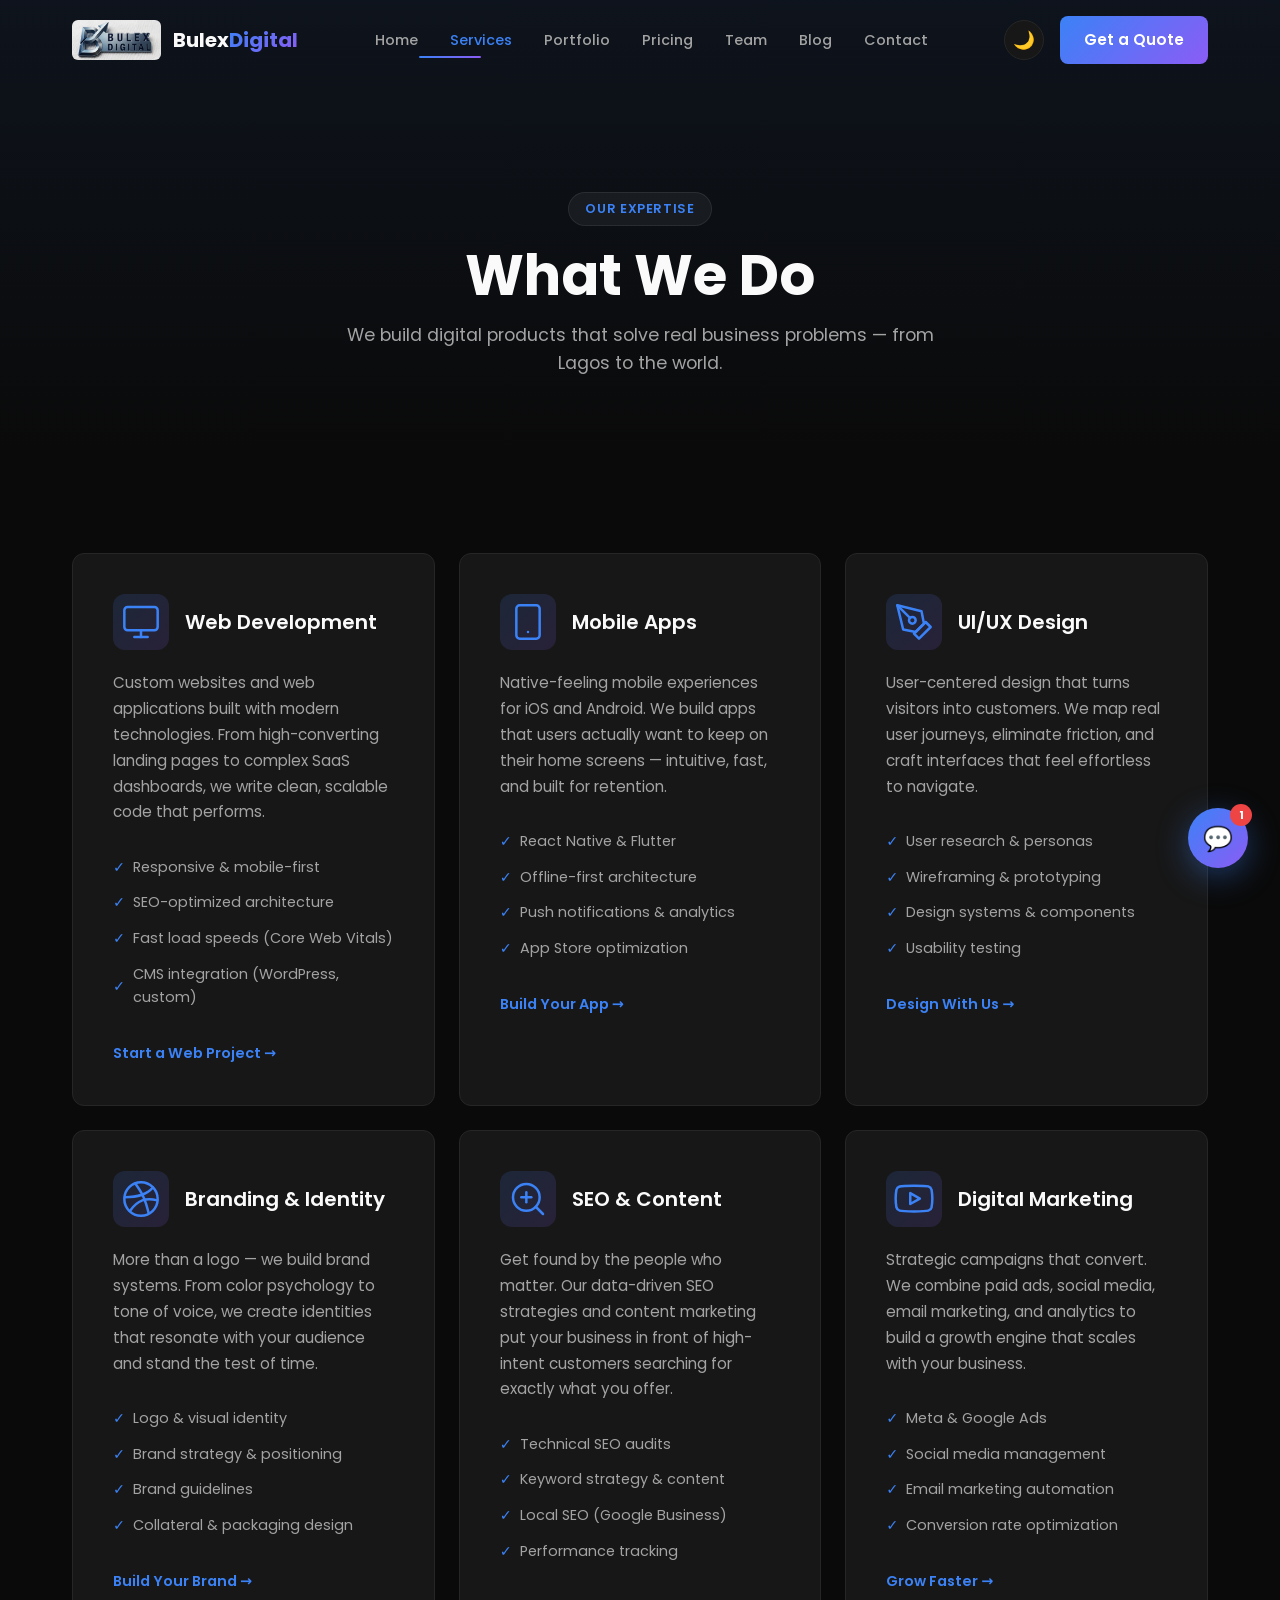
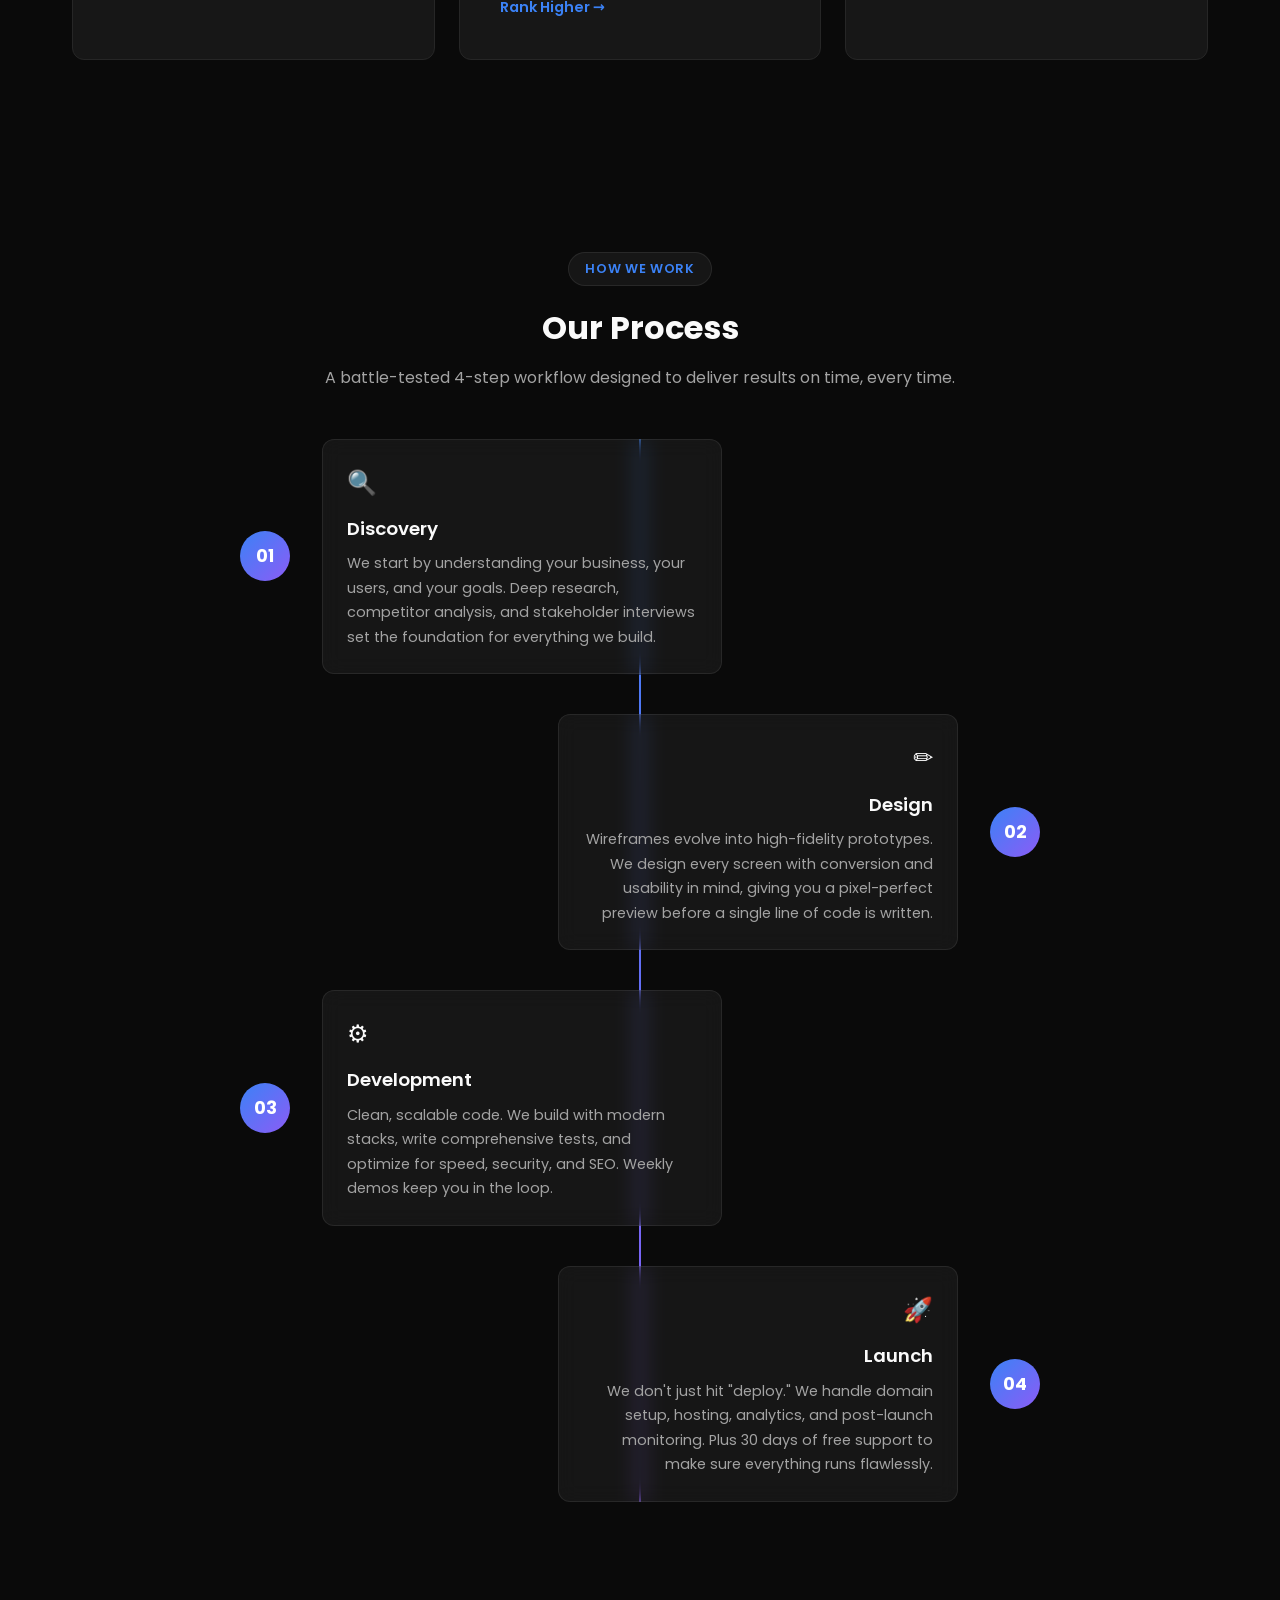
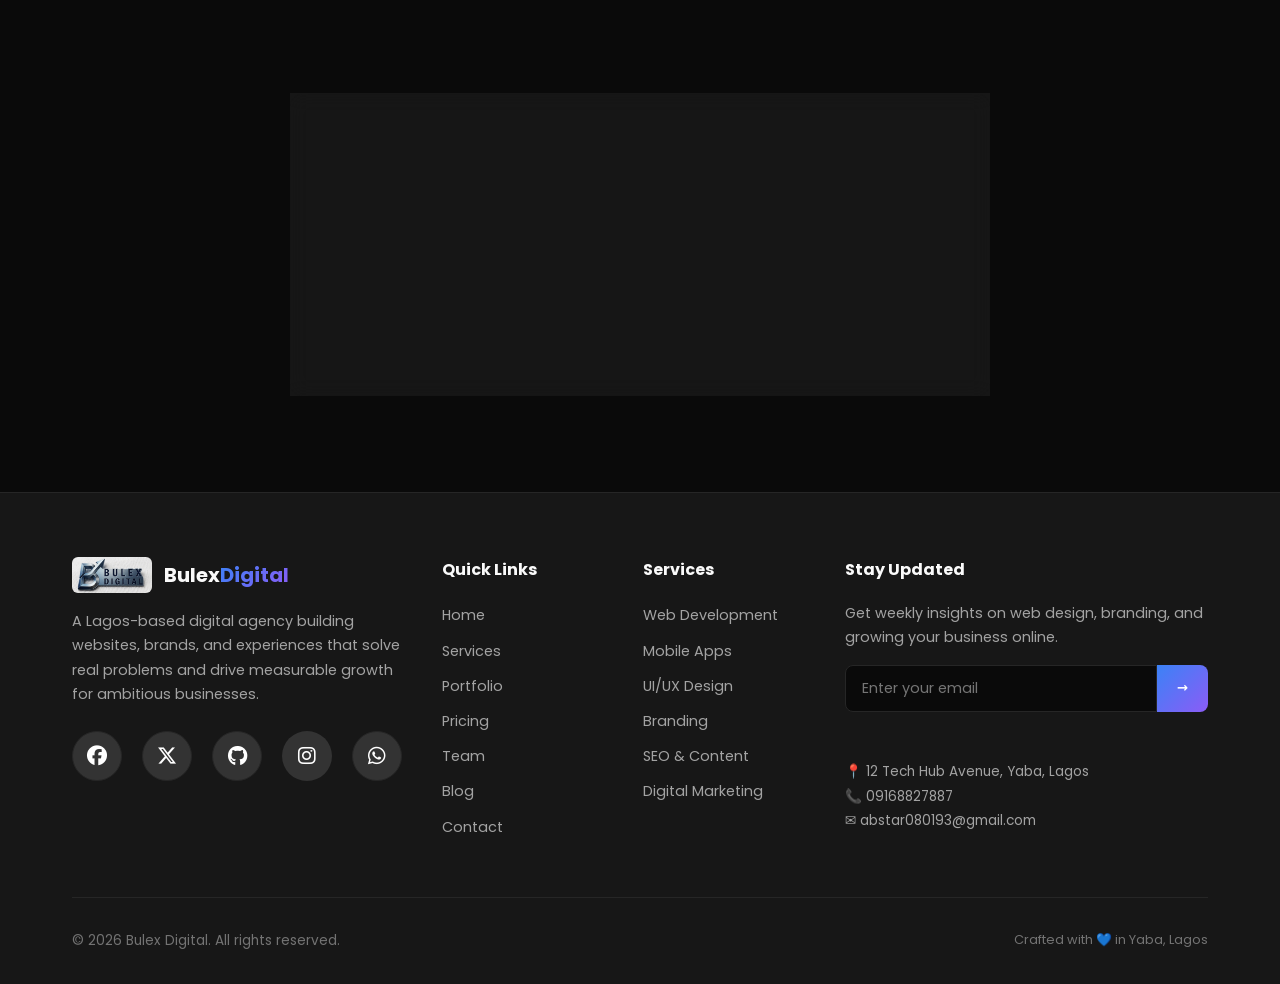
<file: services.html>
<!DOCTYPE html>
<html lang="en">
<head>
  <meta charset="UTF-8">
  <meta name="viewport" content="width=device-width, initial-scale=1.0">
  <meta name="description" content="Explore Bulex Digital's services: Web Development, Mobile Apps, UI/UX Design, Branding, SEO, and Digital Marketing. Built to solve real problems.">
  <title>Services | Bulex Digital</title>
  
  <link rel="preconnect" href="https://fonts.googleapis.com">
  <link rel="preconnect" href="https://fonts.gstatic.com" crossorigin>
  <link href="https://fonts.googleapis.com/css2?family=Poppins:wght@300;400;600;700&display=swap" rel="stylesheet">
  <link rel="stylesheet" href="https://cdnjs.cloudflare.com/ajax/libs/font-awesome/6.5.2/css/all.min.css">
  <link rel="stylesheet" href="styles.css">
</head>
<body>

  <!-- ==================== NAVIGATION ==================== -->
  <header class="navbar" id="navbar">
    <div class="container nav-container">
      <a href="index.html" class="logo" aria-label="Bulex Digital Home">
        <img src="logo-tech.png" alt="Bulex Digital Logo" class="logo-img">
        <span class="logo-text">Bulex<span class="logo-accent">Digital</span></span>
      </a>

      <nav class="nav-menu" aria-label="Main Navigation">
        <ul class="nav-list">
          <li><a href="index.html" class="nav-link">Home</a></li>
          <li><a href="services.html" class="nav-link active">Services</a></li>
          <li><a href="portfolio.html" class="nav-link">Portfolio</a></li>
          <li><a href="pricing.html" class="nav-link">Pricing</a></li>
          <li><a href="team.html" class="nav-link">Team</a></li>
          <li><a href="blog.html" class="nav-link">Blog</a></li>
          <li><a href="contact.html" class="nav-link">Contact</a></li>
        </ul>
      </nav>

      <div class="nav-actions">
        <button class="theme-toggle" id="themeToggle" aria-label="Toggle dark/light mode">
          <span class="theme-icon sun">☀️</span>
          <span class="theme-icon moon">🌙</span>
        </button>
        <a href="contact.html" class="btn btn-primary nav-cta">Get a Quote</a>
        
        <button class="hamburger" id="hamburger" aria-label="Open menu" aria-expanded="false">
          <span class="bar"></span>
          <span class="bar"></span>
          <span class="bar"></span>
        </button>
      </div>
    </div>

    <div class="mobile-drawer" id="mobileDrawer" aria-hidden="true">
      <nav class="mobile-nav" aria-label="Mobile Navigation">
        <ul class="mobile-nav-list">
          <li><a href="index.html" class="mobile-nav-link">Home</a></li>
          <li><a href="services.html" class="mobile-nav-link active">Services</a></li>
          <li><a href="portfolio.html" class="mobile-nav-link">Portfolio</a></li>
          <li><a href="pricing.html" class="mobile-nav-link">Pricing</a></li>
          <li><a href="team.html" class="mobile-nav-link">Team</a></li>
          <li><a href="blog.html" class="mobile-nav-link">Blog</a></li>
          <li><a href="contact.html" class="mobile-nav-link">Contact</a></li>
        </ul>
        <a href="contact.html" class="btn btn-primary mobile-cta">Get a Quote</a>
      </nav>
    </div>
  </header>

  <!-- ==================== MAIN CONTENT ==================== -->
  <main>

    <!-- Page Header -->
    <section class="page-header">
      <div class="container">
        <span class="page-tag">Our Expertise</span>
        <h1 class="page-title">What We Do</h1>
        <p class="page-desc">We build digital products that solve real business problems — from Lagos to the world.</p>
      </div>
    </section>

    <!-- Services Grid -->
    <section class="services-full section" id="services">
      <div class="container">
        <div class="services-grid-full grid-3">
          
          <!-- Service 1 -->
          <article class="service-card-full glass-hover">
            <div class="service-card-header">
              <div class="service-icon-large" aria-hidden="true">
                <svg width="40" height="40" viewBox="0 0 24 24" fill="none" stroke="currentColor" stroke-width="1.5" stroke-linecap="round" stroke-linejoin="round">
                  <rect x="2" y="3" width="20" height="14" rx="2" ry="2"></rect>
                  <line x1="8" y1="21" x2="16" y2="21"></line>
                  <line x1="12" y1="17" x2="12" y2="21"></line>
                </svg>
              </div>
              <h3 class="service-card-title">Web Development</h3>
            </div>
            <p class="service-card-desc">
              Custom websites and web applications built with modern technologies. From high-converting landing pages to complex SaaS dashboards, we write clean, scalable code that performs.
            </p>
            <ul class="service-features">
              <li>Responsive & mobile-first</li>
              <li>SEO-optimized architecture</li>
              <li>Fast load speeds (Core Web Vitals)</li>
              <li>CMS integration (WordPress, custom)</li>
            </ul>
            <a href="contact.html" class="service-card-link">Start a Web Project →</a>
          </article>

          <!-- Service 2 -->
          <article class="service-card-full glass-hover">
            <div class="service-card-header">
              <div class="service-icon-large" aria-hidden="true">
                <svg width="40" height="40" viewBox="0 0 24 24" fill="none" stroke="currentColor" stroke-width="1.5" stroke-linecap="round" stroke-linejoin="round">
                  <rect x="5" y="2" width="14" height="20" rx="2" ry="2"></rect>
                  <line x1="12" y1="18" x2="12.01" y2="18"></line>
                </svg>
              </div>
              <h3 class="service-card-title">Mobile Apps</h3>
            </div>
            <p class="service-card-desc">
              Native-feeling mobile experiences for iOS and Android. We build apps that users actually want to keep on their home screens — intuitive, fast, and built for retention.
            </p>
            <ul class="service-features">
              <li>React Native & Flutter</li>
              <li>Offline-first architecture</li>
              <li>Push notifications & analytics</li>
              <li>App Store optimization</li>
            </ul>
            <a href="contact.html" class="service-card-link">Build Your App →</a>
          </article>

          <!-- Service 3 -->
          <article class="service-card-full glass-hover">
            <div class="service-card-header">
              <div class="service-icon-large" aria-hidden="true">
                <svg width="40" height="40" viewBox="0 0 24 24" fill="none" stroke="currentColor" stroke-width="1.5" stroke-linecap="round" stroke-linejoin="round">
                  <path d="M12 19l7-7 3 3-7 7-3-3z"></path>
                  <path d="M18 13l-1.5-7.5L2 2l3.5 14.5L13 18l5-5z"></path>
                  <path d="M2 2l7.586 7.586"></path>
                  <circle cx="11" cy="11" r="2"></circle>
                </svg>
              </div>
              <h3 class="service-card-title">UI/UX Design</h3>
            </div>
            <p class="service-card-desc">
              User-centered design that turns visitors into customers. We map real user journeys, eliminate friction, and craft interfaces that feel effortless to navigate.
            </p>
            <ul class="service-features">
              <li>User research & personas</li>
              <li>Wireframing & prototyping</li>
              <li>Design systems & components</li>
              <li>Usability testing</li>
            </ul>
            <a href="contact.html" class="service-card-link">Design With Us →</a>
          </article>

          <!-- Service 4 -->
          <article class="service-card-full glass-hover">
            <div class="service-card-header">
              <div class="service-icon-large" aria-hidden="true">
                <svg width="40" height="40" viewBox="0 0 24 24" fill="none" stroke="currentColor" stroke-width="1.5" stroke-linecap="round" stroke-linejoin="round">
                  <circle cx="12" cy="12" r="10"></circle>
                  <path d="M8.56 2.75c4.37 6.03 6.02 9.42 8.03 17.72m2.54-15.38c-3.72 4.35-8.94 5.66-16.88 5.85m19.5 1.9c-3.5-.93-6.63-.82-8.94 0-2.58.92-5.01 2.86-7.44 6.32"></path>
                </svg>
              </div>
              <h3 class="service-card-title">Branding & Identity</h3>
            </div>
            <p class="service-card-desc">
              More than a logo — we build brand systems. From color psychology to tone of voice, we create identities that resonate with your audience and stand the test of time.
            </p>
            <ul class="service-features">
              <li>Logo & visual identity</li>
              <li>Brand strategy & positioning</li>
              <li>Brand guidelines</li>
              <li>Collateral & packaging design</li>
            </ul>
            <a href="contact.html" class="service-card-link">Build Your Brand →</a>
          </article>

          <!-- Service 5 -->
          <article class="service-card-full glass-hover">
            <div class="service-card-header">
              <div class="service-icon-large" aria-hidden="true">
                <svg width="40" height="40" viewBox="0 0 24 24" fill="none" stroke="currentColor" stroke-width="1.5" stroke-linecap="round" stroke-linejoin="round">
                  <circle cx="11" cy="11" r="8"></circle>
                  <line x1="21" y1="21" x2="16.65" y2="16.65"></line>
                  <line x1="11" y1="8" x2="11" y2="14"></line>
                  <line x1="8" y1="11" x2="14" y2="11"></line>
                </svg>
              </div>
              <h3 class="service-card-title">SEO & Content</h3>
            </div>
            <p class="service-card-desc">
              Get found by the people who matter. Our data-driven SEO strategies and content marketing put your business in front of high-intent customers searching for exactly what you offer.
            </p>
            <ul class="service-features">
              <li>Technical SEO audits</li>
              <li>Keyword strategy & content</li>
              <li>Local SEO (Google Business)</li>
              <li>Performance tracking</li>
            </ul>
            <a href="contact.html" class="service-card-link">Rank Higher →</a>
          </article>

          <!-- Service 6 -->
          <article class="service-card-full glass-hover">
            <div class="service-card-header">
              <div class="service-icon-large" aria-hidden="true">
                <svg width="40" height="40" viewBox="0 0 24 24" fill="none" stroke="currentColor" stroke-width="1.5" stroke-linecap="round" stroke-linejoin="round">
                  <path d="M22.54 6.42a2.78 2.78 0 0 0-1.94-2C18.88 4 12 4 12 4s-6.88 0-8.6.46a2.78 2.78 0 0 0-1.94 2A29 29 0 0 0 1 11.75a29 29 0 0 0 .46 5.33A2.78 2.78 0 0 0 3.4 19c1.72.46 8.6.46 8.6.46s6.88 0 8.6-.46a2.78 2.78 0 0 0 1.94-2 29 29 0 0 0 .46-5.25 29 29 0 0 0-.46-5.33z"></path>
                  <polygon points="9.75 15.02 15.5 11.75 9.75 8.48 9.75 15.02"></polygon>
                </svg>
              </div>
              <h3 class="service-card-title">Digital Marketing</h3>
            </div>
            <p class="service-card-desc">
              Strategic campaigns that convert. We combine paid ads, social media, email marketing, and analytics to build a growth engine that scales with your business.
            </p>
            <ul class="service-features">
              <li>Meta & Google Ads</li>
              <li>Social media management</li>
              <li>Email marketing automation</li>
              <li>Conversion rate optimization</li>
            </ul>
            <a href="contact.html" class="service-card-link">Grow Faster →</a>
          </article>

        </div>
      </div>
    </section>

    <!-- Process Section -->
    <section class="process section" id="process" aria-label="Our workflow">
      <div class="container">
        <header class="section-header">
          <span class="section-tag">How We Work</span>
          <h2 class="section-title">Our Process</h2>
          <p class="section-desc">A battle-tested 4-step workflow designed to deliver results on time, every time.</p>
        </header>

        <div class="process-timeline">
          <div class="timeline-line" aria-hidden="true"></div>
          
          <div class="timeline-steps">
            <!-- Step 1 -->
            <article class="timeline-step">
              <div class="step-number" aria-hidden="true">01</div>
              <div class="step-content glass">
                <div class="step-icon" aria-hidden="true">🔍</div>
                <h3 class="step-title">Discovery</h3>
                <p class="step-desc">
                  We start by understanding your business, your users, and your goals. Deep research, competitor analysis, and stakeholder interviews set the foundation for everything we build.
                </p>
              </div>
            </article>

            <!-- Step 2 -->
            <article class="timeline-step">
              <div class="step-number" aria-hidden="true">02</div>
              <div class="step-content glass">
                <div class="step-icon" aria-hidden="true">✏️</div>
                <h3 class="step-title">Design</h3>
                <p class="step-desc">
                  Wireframes evolve into high-fidelity prototypes. We design every screen with conversion and usability in mind, giving you a pixel-perfect preview before a single line of code is written.
                </p>
              </div>
            </article>

            <!-- Step 3 -->
            <article class="timeline-step">
              <div class="step-number" aria-hidden="true">03</div>
              <div class="step-content glass">
                <div class="step-icon" aria-hidden="true">⚙️</div>
                <h3 class="step-title">Development</h3>
                <p class="step-desc">
                  Clean, scalable code. We build with modern stacks, write comprehensive tests, and optimize for speed, security, and SEO. Weekly demos keep you in the loop.
                </p>
              </div>
            </article>

            <!-- Step 4 -->
            <article class="timeline-step">
              <div class="step-number" aria-hidden="true">04</div>
              <div class="step-content glass">
                <div class="step-icon" aria-hidden="true">🚀</div>
                <h3 class="step-title">Launch</h3>
                <p class="step-desc">
                  We don't just hit "deploy." We handle domain setup, hosting, analytics, and post-launch monitoring. Plus 30 days of free support to make sure everything runs flawlessly.
                </p>
              </div>
            </article>
          </div>
        </div>
      </div>
    </section>

    <!-- CTA Banner -->
    <section class="cta-banner section" aria-label="Call to action">
      <div class="container">
        <div class="cta-content glass">
          <h2 class="cta-title">Not Sure What You Need?</h2>
          <p class="cta-desc">Book a free 20-minute strategy call. We'll audit your current setup and recommend the right solution — no strings attached.</p>
          <a href="contact.html" class="btn btn-primary btn-lg">Book Free Call</a>
        </div>
      </div>
    </section>

  </main>

  <!-- ==================== FOOTER ==================== -->
  <footer class="footer" id="footer">
    <div class="container">
      <div class="footer-grid grid-4">
        
        <div class="footer-brand">
          <a href="index.html" class="footer-logo">
            <img src="logo-tech.png" alt="Bulex Digital" class="footer-logo-img">
            <span>Bulex<span class="logo-accent">Digital</span></span>
          </a>
          <p class="footer-about">
            A Lagos-based digital agency building websites, brands, and experiences that solve real problems and drive measurable growth for ambitious businesses.
          </p>
          <div class="social-icons">
  <a href="https://www.facebook.com/profile.php?id=61579539584737&mibextid=rS40aB7S9Ucbxw6v" class="social-link"><i class="fa-brands fa-facebook"></i></a>
  <a href="https://www.linkedin.com/in/adegbite-abdullahi-041350308" class="social-link"><i class="fa-brands fa-x-twitter"></i></a>
  <a href="https://github.com/Bulex00" class="social-link"><i class="fa-brands fa-github"></i></a>
  <a href="https://www.instagram.com/abdullahiadegbiite?igsh=djc5a2Nzbnl6cnU5"><i class="fa-brands fa-instagram"></i></a>
  <a href="https://wa.me/2349168827887" class="social-link"><i class="fa-brands fa-whatsapp"></i></a>
</div>
        </div>

        <div class="footer-col">
          <h4 class="footer-heading">Quick Links</h4>
          <ul class="footer-links">
            <li><a href="index.html">Home</a></li>
            <li><a href="services.html">Services</a></li>
            <li><a href="portfolio.html">Portfolio</a></li>
            <li><a href="pricing.html">Pricing</a></li>
            <li><a href="team.html">Team</a></li>
            <li><a href="blog.html">Blog</a></li>
            <li><a href="contact.html">Contact</a></li>
          </ul>
        </div>

        <div class="footer-col">
          <h4 class="footer-heading">Services</h4>
          <ul class="footer-links">
            <li><a href="services.html">Web Development</a></li>
            <li><a href="services.html">Mobile Apps</a></li>
            <li><a href="services.html">UI/UX Design</a></li>
            <li><a href="services.html">Branding</a></li>
            <li><a href="services.html">SEO & Content</a></li>
            <li><a href="services.html">Digital Marketing</a></li>
          </ul>
        </div>

        <div class="footer-col">
          <h4 class="footer-heading">Stay Updated</h4>
          <p class="footer-newsletter-text">Get weekly insights on web design, branding, and growing your business online.</p>
          <form class="newsletter-form" id="newsletterForm" novalidate>
            <div class="newsletter-input-group">
              <input type="email" class="newsletter-input" id="newsletterEmail" placeholder="Enter your email" required aria-label="Email for newsletter">
              <button type="submit" class="newsletter-btn" aria-label="Subscribe">→</button>
            </div>
            <p class="newsletter-error" id="newsletterError" role="alert" aria-live="polite"></p>
          </form>
          <div class="footer-contact-mini">
            <p>📍 12 Tech Hub Avenue, Yaba, Lagos</p>
            <p>📞 09168827887</p>
            <p>✉️ abstar080193@gmail.com</p>
          </div>
        </div>

      </div>

      <div class="footer-bottom">
        <p class="copyright">© 2026 Bulex Digital. All rights reserved.</p>
        <p class="footer-credit">Crafted with 💙 in Yaba, Lagos</p>
      </div>
    </div>
  </footer>

  <!-- ==================== BACK TO TOP ==================== -->
  <button class="back-to-top" id="backToTop" aria-label="Back to top">
    <svg width="24" height="24" viewBox="0 0 24 24" fill="none" stroke="currentColor" stroke-width="2" stroke-linecap="round" stroke-linejoin="round">
      <polyline points="18 15 12 9 6 15"></polyline>
    </svg>
  </button>

  <!-- ==================== TOAST NOTIFICATION ==================== -->
  <div class="toast" id="toast" role="status" aria-live="polite">
    <span class="toast-message" id="toastMessage"></span>
  </div>

  <script src="main.js"></script>
</body>
</html>
</file>
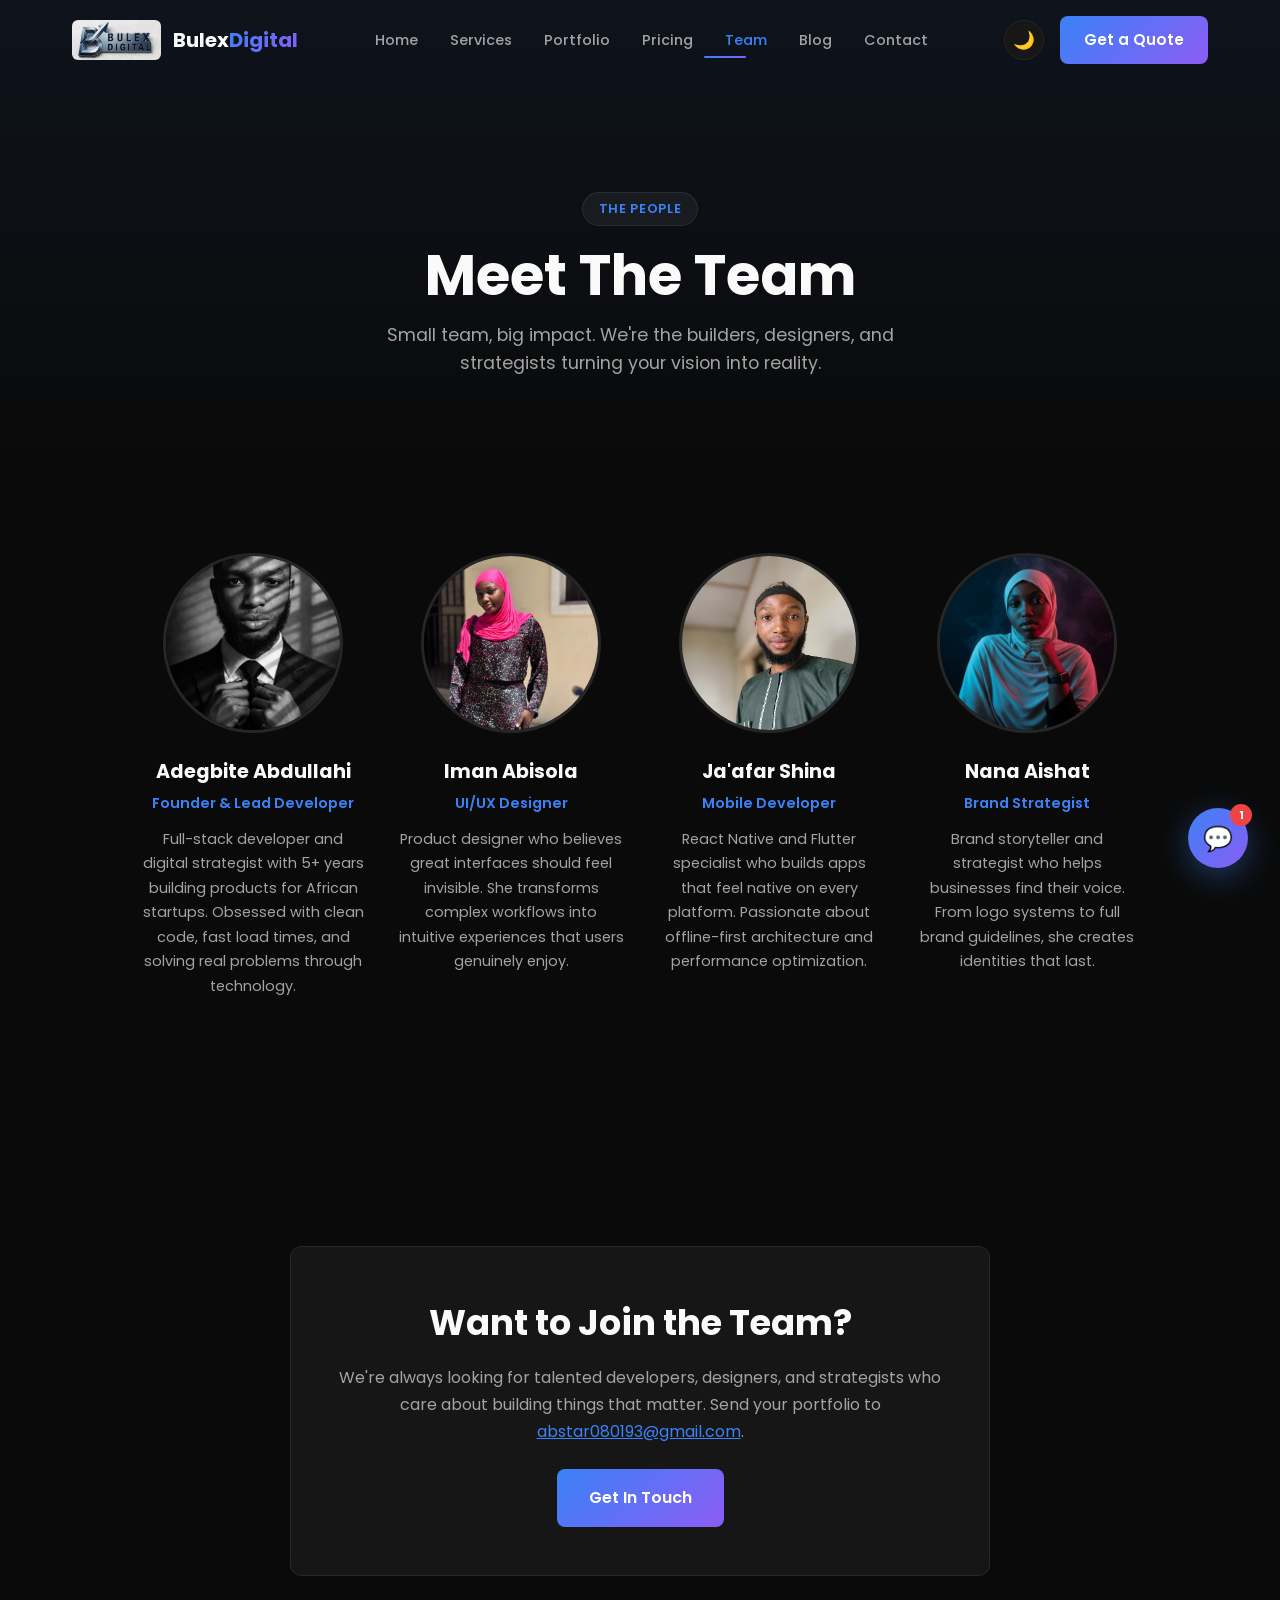
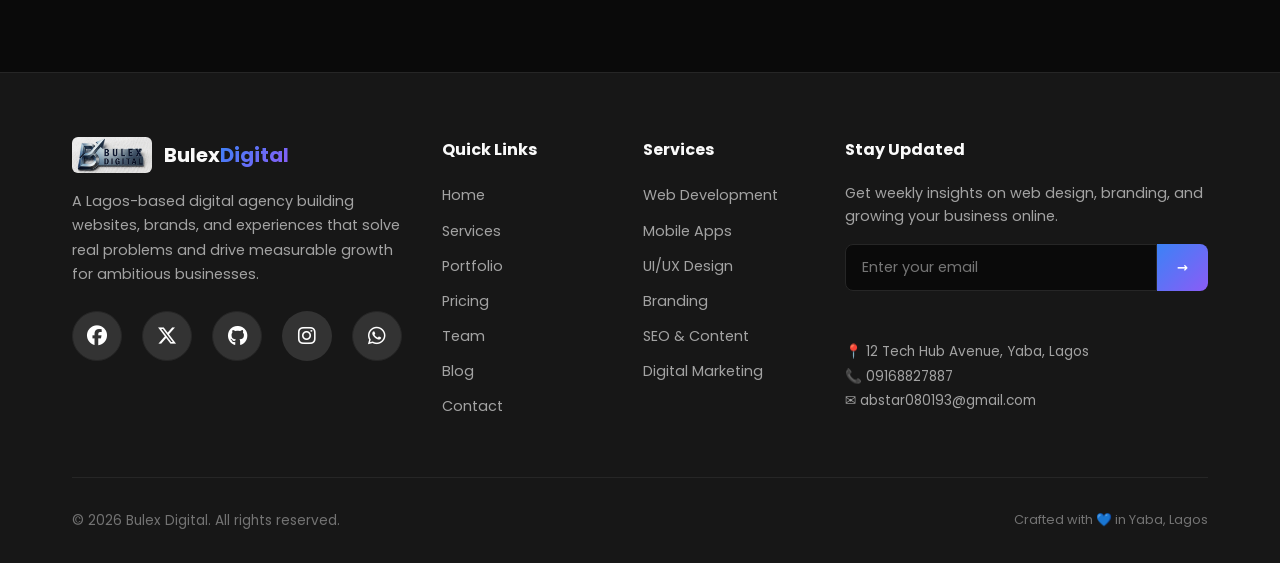
<file: team.html>
<!DOCTYPE html>
<html lang="en">
<head>
  <meta charset="UTF-8">
  <meta name="viewport" content="width=device-width, initial-scale=1.0">
  <meta name="description" content="Meet the team behind Bulex Digital. Creative developers, designers, and strategists based in Lagos, Nigeria.">
  <title>Team | Bulex Digital</title>
  
  <link rel="preconnect" href="https://fonts.googleapis.com">
  <link rel="preconnect" href="https://fonts.gstatic.com" crossorigin>
  <link href="https://fonts.googleapis.com/css2?family=Poppins:wght@300;400;600;700&display=swap" rel="stylesheet">
  <link rel="stylesheet" href="https://cdnjs.cloudflare.com/ajax/libs/font-awesome/6.5.2/css/all.min.css">
  <link rel="stylesheet" href="styles.css">
</head>
<body>

  <!-- ==================== NAVIGATION ==================== -->
  <header class="navbar" id="navbar">
    <div class="container nav-container">
      <a href="index.html" class="logo" aria-label="Bulex Digital Home">
        <img src="logo-tech.png" alt="Bulex Digital Logo" class="logo-img">
        <span class="logo-text">Bulex<span class="logo-accent">Digital</span></span>
      </a>

      <nav class="nav-menu" aria-label="Main Navigation">
        <ul class="nav-list">
          <li><a href="index.html" class="nav-link">Home</a></li>
          <li><a href="services.html" class="nav-link">Services</a></li>
          <li><a href="portfolio.html" class="nav-link">Portfolio</a></li>
          <li><a href="pricing.html" class="nav-link">Pricing</a></li>
          <li><a href="team.html" class="nav-link active">Team</a></li>
          <li><a href="blog.html" class="nav-link">Blog</a></li>
          <li><a href="contact.html" class="nav-link">Contact</a></li>
        </ul>
      </nav>

      <div class="nav-actions">
        <button class="theme-toggle" id="themeToggle" aria-label="Toggle dark/light mode">
          <span class="theme-icon sun">☀️</span>
          <span class="theme-icon moon">🌙</span>
        </button>
        <a href="contact.html" class="btn btn-primary nav-cta">Get a Quote</a>
        
        <button class="hamburger" id="hamburger" aria-label="Open menu" aria-expanded="false">
          <span class="bar"></span>
          <span class="bar"></span>
          <span class="bar"></span>
        </button>
      </div>
    </div>

    <div class="mobile-drawer" id="mobileDrawer" aria-hidden="true">
      <nav class="mobile-nav" aria-label="Mobile Navigation">
        <ul class="mobile-nav-list">
          <li><a href="index.html" class="mobile-nav-link">Home</a></li>
          <li><a href="services.html" class="mobile-nav-link">Services</a></li>
          <li><a href="portfolio.html" class="mobile-nav-link">Portfolio</a></li>
          <li><a href="pricing.html" class="mobile-nav-link">Pricing</a></li>
          <li><a href="team.html" class="mobile-nav-link active">Team</a></li>
          <li><a href="blog.html" class="mobile-nav-link">Blog</a></li>
          <li><a href="contact.html" class="mobile-nav-link">Contact</a></li>
        </ul>
        <a href="contact.html" class="btn btn-primary mobile-cta">Get a Quote</a>
      </nav>
    </div>
  </header>

  <!-- ==================== MAIN CONTENT ==================== -->
  <main>

    <!-- Page Header -->
    <section class="page-header">
      <div class="container">
        <span class="page-tag">The People</span>
        <h1 class="page-title">Meet The Team</h1>
        <p class="page-desc">Small team, big impact. We're the builders, designers, and strategists turning your vision into reality.</p>
      </div>
    </section>

    <!-- Team Grid -->
    <section class="team-section section" id="team">
      <div class="container">
        <div class="team-grid grid-4">

          <!-- Team Member 1 -->
          <article class="team-card">
            <div class="team-image-wrapper">
              <img src="bulex.png" alt="Adegbite Abdullahi - Founder & Lead Developer" class="team-image" loading="lazy">
              <div class="team-ring" aria-hidden="true"></div>
            </div>
            <div class="team-info">
              <h3 class="team-name">Adegbite Abdullahi</h3>
              <p class="team-role">Founder & Lead Developer</p>
              <p class="team-bio">
                Full-stack developer and digital strategist with 5+ years building products for African startups. Obsessed with clean code, fast load times, and solving real problems through technology.
              </p>
              <div class="team-socials">
                <a href="https://x.com/AdegbiteAbdull8" target="_blank" rel="noopener" aria-label="Twitter" class="team-social">
                  <svg width="18" height="18" viewBox="0 0 24 24" fill="currentColor"><path d="M18.244 2.25h3.308l-7.227 8.26 8.502 11.24H16.17l-5.214-6.817L4.99 21.75H1.68l7.73-8.835L1.254 2.25H8.08l4.713 6.231zm-1.161 17.52h1.833L7.084 4.126H5.117z"/></svg>
                </a>
                <a href="https://www.linkedin.com/in/adegbite-abdullahi-041350308" target="_blank" rel="noopener" aria-label="LinkedIn" class="team-social">
                  <svg width="18" height="18" viewBox="0 0 24 24" fill="currentColor"><path d="M20.447 20.452h-3.554v-5.569c0-1.328-.027-3.037-1.852-3.037-1.853 0-2.136 1.445-2.136 2.939v5.667H9.351V9h3.414v1.561h.046c.477-.9 1.637-1.85 3.37-1.85 3.601 0 4.267 2.37 4.267 5.455v6.286zM5.337 7.433c-1.144 0-2.063-.926-2.063-2.065 0-1.138.92-2.063 2.063-2.063 1.14 0 2.064.925 2.064 2.063 0 1.139-.925 2.065-2.064 2.065zm1.782 13.019H3.555V9h3.564v11.452zM22.225 0H1.771C.792 0 0 .774 0 1.729v20.542C0 23.227.792 24 1.771 24h20.451C23.2 24 24 23.227 24 22.271V1.729C24 .774 23.2 0 22.222 0h.003z"/></svg>
                </a>
                <a href="https://github.com/Bulex00" target="_blank" rel="noopener" aria-label="GitHub" class="team-social">
                  <svg width="18" height="18" viewBox="0 0 24 24" fill="currentColor"><path d="M12 0c-6.626 0-12 5.373-12 12 0 5.302 3.438 9.8 8.207 11.387.599.111.793-.261.793-.577v-2.234c-3.338.726-4.033-1.416-4.033-1.416-.546-1.387-1.333-1.756-1.333-1.756-1.089-.745.083-.729.083-.729 1.205.084 1.839 1.237 1.839 1.237 1.07 1.834 2.807 1.304 3.492.997.107-.775.418-1.305.762-1.604-2.665-.305-5.467-1.334-5.467-5.931 0-1.311.469-2.381 1.236-3.221-.124-.303-.535-1.524.117-3.176 0 0 1.008-.322 3.301 1.23.957-.266 1.983-.399 3.003-.404 1.02.005 2.047.138 3.006.404 2.291-1.552 3.297-1.23 3.297-1.23.653 1.653.242 2.874.118 3.176.77.84 1.235 1.911 1.235 3.221 0 4.609-2.807 5.624-5.479 5.921.43.372.823 1.102.823 2.222v3.293c0 .319.192.694.801.576 4.765-1.589 8.199-6.086 8.199-11.386 0-6.627-5.373-12-12-12z"/></svg>
                </a>
              </div>
            </div>
          </article>

          <!-- Team Member 2 -->
          <article class="team-card">
            <div class="team-image-wrapper">
              <img src="iman.jpg" alt="Iman Abisola - UI/UX Designer" class="team-image" loading="lazy">
              <div class="team-ring" aria-hidden="true"></div>
            </div>
            <div class="team-info">
              <h3 class="team-name">Iman Abisola</h3>
              <p class="team-role">UI/UX Designer</p>
              <p class="team-bio">
                Product designer who believes great interfaces should feel invisible. She transforms complex workflows into intuitive experiences that users genuinely enjoy.
              </p>
                 <div class="team-socials">
                <a href="https://x.com/Adegbiteim76192" target="_blank" rel="noopener" aria-label="Twitter" class="team-social">
                  <svg width="18" height="18" viewBox="0 0 24 24" fill="currentColor"><path d="M18.244 2.25h3.308l-7.227 8.26 8.502 11.24H16.17l-5.214-6.817L4.99 21.75H1.68l7.73-8.835L1.254 2.25H8.08l4.713 6.231zm-1.161 17.52h1.833L7.084 4.126H5.117z"/></svg>
                </a>
                <a href="https://linkedin.com/in/adegbite-abdullahi-041350308" target="_blank" rel="noopener" aria-label="LinkedIn" class="team-social">
                  <svg width="18" height="18" viewBox="0 0 24 24" fill="currentColor"><path d="M20.447 20.452h-3.554v-5.569c0-1.328-.027-3.037-1.852-3.037-1.853 0-2.136 1.445-2.136 2.939v5.667H9.351V9h3.414v1.561h.046c.477-.9 1.637-1.85 3.37-1.85 3.601 0 4.267 2.37 4.267 5.455v6.286zM5.337 7.433c-1.144 0-2.063-.926-2.063-2.065 0-1.138.92-2.063 2.063-2.063 1.14 0 2.064.925 2.064 2.063 0 1.139-.925 2.065-2.064 2.065zm1.782 13.019H3.555V9h3.564v11.452zM22.225 0H1.771C.792 0 0 .774 0 1.729v20.542C0 23.227.792 24 1.771 24h20.451C23.2 24 24 23.227 24 22.271V1.729C24 .774 23.2 0 22.222 0h.003z"/></svg>
                </a>
                <a href="https://instagram.com/abdullahiadegbiite?igsh=djc5a2Nzbnl6cnU5" target="_blank" rel="noopener" aria-label="Instagram" class="team-social">
                  <svg width="18" height="18" viewBox="0 0 24 24" fill="currentColor"><path d="M12 2.163c3.204 0 3.584.012 4.85.07 3.252.148 4.771 1.691 4.919 4.919.058 1.265.069 1.645.069 4.849 0 3.205-.012 3.584-.069 4.849-.149 3.225-1.664 4.771-4.919 4.919-1.266.058-1.644.07-4.85.07-3.204 0-3.584-.012-4.849-.07-3.26-.149-4.771-1.699-4.919-4.92-.058-1.265-.07-1.644-.07-4.849 0-3.204.013-3.583.07-4.849.149-3.227 1.664-4.771 4.919-4.919 1.266-.057 1.645-.069 4.849-.069zM12 0C8.741 0 8.333.014 7.053.072 2.695.272.273 2.69.073 7.052.014 8.333 0 8.741 0 12c0 3.259.014 3.668.072 4.948.2 4.358 2.618 6.78 6.98 6.98C8.333 23.986 8.741 24 12 24c3.259 0 3.668-.014 4.948-.072 4.354-.2 6.782-2.618 6.979-6.98.059-1.28.073-1.689.073-4.948 0-3.259-.014-3.667-.072-4.947-.196-4.354-2.617-6.78-6.979-6.98C15.668.014 15.259 0 12 0zm0 5.838a6.162 6.162 0 100 12.324 6.162 6.162 0 000-12.324zM12 16a4 4 0 110-8 4 4 0 010 8zm6.406-11.845a1.44 1.44 0 100 2.881 1.44 1.44 0 000-2.881z"/></svg>
                </a>
              </div>
            </div>
          </article>

          <!-- Team Member 3 -->
          <article class="team-card">
            <div class="team-image-wrapper">
              <img src="bulex2.png" alt="Ja'afar Shina - Mobile Developer" class="team-image" loading="lazy">
              <div class="team-ring" aria-hidden="true"></div>
            </div>
            <div class="team-info">
              <h3 class="team-name">Ja'afar Shina</h3>
              <p class="team-role">Mobile Developer</p>
              <p class="team-bio">
                React Native and Flutter specialist who builds apps that feel native on every platform. Passionate about offline-first architecture and performance optimization.
              </p>
              <div class="team-socials">
                <a href="https://x.com/shinacover2" target="_blank" rel="noopener" aria-label="Twitter" class="team-social">
                  <svg width="18" height="18" viewBox="0 0 24 24" fill="currentColor"><path d="M18.244 2.25h3.308l-7.227 8.26 8.502 11.24H16.17l-5.214-6.817L4.99 21.75H1.68l7.73-8.835L1.254 2.25H8.08l4.713 6.231zm-1.161 17.52h1.833L7.084 4.126H5.117z"/></svg>
                </a>
                <a href="https://linkedin.com/in/adegbite-abdullahi-041350308" target="_blank" rel="noopener" aria-label="LinkedIn" class="team-social">
                  <svg width="18" height="18" viewBox="0 0 24 24" fill="currentColor"><path d="M20.447 20.452h-3.554v-5.569c0-1.328-.027-3.037-1.852-3.037-1.853 0-2.136 1.445-2.136 2.939v5.667H9.351V9h3.414v1.561h.046c.477-.9 1.637-1.85 3.37-1.85 3.601 0 4.267 2.37 4.267 5.455v6.286zM5.337 7.433c-1.144 0-2.063-.926-2.063-2.065 0-1.138.92-2.063 2.063-2.063 1.14 0 2.064.925 2.064 2.063 0 1.139-.925 2.065-2.064 2.065zm1.782 13.019H3.555V9h3.564v11.452zM22.225 0H1.771C.792 0 0 .774 0 1.729v20.542C0 23.227.792 24 1.771 24h20.451C23.2 24 24 23.227 24 22.271V1.729C24 .774 23.2 0 22.222 0h.003z"/></svg>
                </a>
                <a href="https://github.com/Bulex00" target="_blank" rel="noopener" aria-label="GitHub" class="team-social">
                  <svg width="18" height="18" viewBox="0 0 24 24" fill="currentColor"><path d="M12 0c-6.626 0-12 5.373-12 12 0 5.302 3.438 9.8 8.207 11.387.599.111.793-.261.793-.577v-2.234c-3.338.726-4.033-1.416-4.033-1.416-.546-1.387-1.333-1.756-1.333-1.756-1.089-.745.083-.729.083-.729 1.205.084 1.839 1.237 1.839 1.237 1.07 1.834 2.807 1.304 3.492.997.107-.775.418-1.305.762-1.604-2.665-.305-5.467-1.334-5.467-5.931 0-1.311.469-2.381 1.236-3.221-.124-.303-.535-1.524.117-3.176 0 0 1.008-.322 3.301 1.23.957-.266 1.983-.399 3.003-.404 1.02.005 2.047.138 3.006.404 2.291-1.552 3.297-1.23 3.297-1.23.653 1.653.242 2.874.118 3.176.77.84 1.235 1.911 1.235 3.221 0 4.609-2.807 5.624-5.479 5.921.43.372.823 1.102.823 2.222v3.293c0 .319.192.694.801.576 4.765-1.589 8.199-6.086 8.199-11.386 0-6.627-5.373-12-12-12z"/></svg>
                </a>
              </div>
            </div>
          </article>

          <!-- Team Member 4 -->
          <article class="team-card">
            <div class="team-image-wrapper">
              <img src="nishaT.png" alt=" Nana Aishat - Brand Strategist" class="team-image" loading="lazy">
              <div class="team-ring" aria-hidden="true"></div>
            </div>
            <div class="team-info">
              <h3 class="team-name">Nana Aishat</h3>
              <p class="team-role">Brand Strategist</p>
              <p class="team-bio">
                Brand storyteller and strategist who helps businesses find their voice. From logo systems to full brand guidelines, she creates identities that last.
              </p>
              <div class="team-socials">
                <a href="https://x.com/AdegbiteAbdull8" target="_blank" rel="noopener" aria-label="Twitter" class="team-social">
                  <svg width="18" height="18" viewBox="0 0 24 24" fill="currentColor"><path d="M18.244 2.25h3.308l-7.227 8.26 8.502 11.24H16.17l-5.214-6.817L4.99 21.75H1.68l7.73-8.835L1.254 2.25H8.08l4.713 6.231zm-1.161 17.52h1.833L7.084 4.126H5.117z"/></svg>
                </a>
                <a href="https://linkedin.com/in/adegbite-abdullahi-041350308" target="_blank" rel="noopener" aria-label="LinkedIn" class="team-social">
                  <svg width="18" height="18" viewBox="0 0 24 24" fill="currentColor"><path d="M20.447 20.452h-3.554v-5.569c0-1.328-.027-3.037-1.852-3.037-1.853 0-2.136 1.445-2.136 2.939v5.667H9.351V9h3.414v1.561h.046c.477-.9 1.637-1.85 3.37-1.85 3.601 0 4.267 2.37 4.267 5.455v6.286zM5.337 7.433c-1.144 0-2.063-.926-2.063-2.065 0-1.138.92-2.063 2.063-2.063 1.14 0 2.064.925 2.064 2.063 0 1.139-.925 2.065-2.064 2.065zm1.782 13.019H3.555V9h3.564v11.452zM22.225 0H1.771C.792 0 0 .774 0 1.729v20.542C0 23.227.792 24 1.771 24h20.451C23.2 24 24 23.227 24 22.271V1.729C24 .774 23.2 0 22.222 0h.003z"/></svg>
                </a>
                <a href="https://instagram.com/abdullahiadegbiite?igsh=djc5a2Nzbnl6cnU5" target="_blank" rel="noopener" aria-label="Instagram" class="team-social">
                  <svg width="18" height="18" viewBox="0 0 24 24" fill="currentColor"><path d="M12 2.163c3.204 0 3.584.012 4.85.07 3.252.148 4.771 1.691 4.919 4.919.058 1.265.069 1.645.069 4.849 0 3.205-.012 3.584-.069 4.849-.149 3.225-1.664 4.771-4.919 4.919-1.266.058-1.644.07-4.85.07-3.204 0-3.584-.012-4.849-.07-3.26-.149-4.771-1.699-4.919-4.92-.058-1.265-.07-1.644-.07-4.849 0-3.204.013-3.583.07-4.849.149-3.227 1.664-4.771 4.919-4.919 1.266-.057 1.645-.069 4.849-.069zM12 0C8.741 0 8.333.014 7.053.072 2.695.272.273 2.69.073 7.052.014 8.333 0 8.741 0 12c0 3.259.014 3.668.072 4.948.2 4.358 2.618 6.78 6.98 6.98C8.333 23.986 8.741 24 12 24c3.259 0 3.668-.014 4.948-.072 4.354-.2 6.782-2.618 6.979-6.98.059-1.28.073-1.689.073-4.948 0-3.259-.014-3.667-.072-4.947-.196-4.354-2.617-6.78-6.979-6.98C15.668.014 15.259 0 12 0zm0 5.838a6.162 6.162 0 100 12.324 6.162 6.162 0 000-12.324zM12 16a4 4 0 110-8 4 4 0 010 8zm6.406-11.845a1.44 1.44 0 100 2.881 1.44 1.44 0 000-2.881z"/></svg>
                </a>
              </div>
            </div>
          </article>

        </div>
      </div>
    </section>

    <!-- Join Us Banner -->
    <section class="cta-banner section" aria-label="Join the team">
      <div class="container">
        <div class="cta-content glass">
          <h2 class="cta-title">Want to Join the Team?</h2>
          <p class="cta-desc">We're always looking for talented developers, designers, and strategists who care about building things that matter. Send your portfolio to <a href="mailto:abstar080193@gmail.com">abstar080193@gmail.com</a>.</p>
          <a href="contact.html" class="btn btn-primary btn-lg">Get In Touch</a>
        </div>
      </div>
    </section>

  </main>

  <!-- ==================== FOOTER ==================== -->
  <footer class="footer" id="footer">
    <div class="container">
      <div class="footer-grid grid-4">
        
        <div class="footer-brand">
          <a href="index.html" class="footer-logo">
            <img src="logo-tech.png" alt="Bulex Digital" class="footer-logo-img">
            <span>Bulex<span class="logo-accent">Digital</span></span>
          </a>
          <p class="footer-about">
            A Lagos-based digital agency building websites, brands, and experiences that solve real problems and drive measurable growth for ambitious businesses.
          </p>
        <div class="social-icons">
  <a href="https://www.facebook.com/profile.php?id=61579539584737&mibextid=rS40aB7S9Ucbxw6v" class="social-link"><i class="fa-brands fa-facebook"></i></a>
  <a href="https://www.linkedin.com/in/adegbite-abdullahi-041350308" class="social-link"><i class="fa-brands fa-x-twitter"></i></a>
  <a href="https://github.com/Bulex00" class="social-link"><i class="fa-brands fa-github"></i></a>
  <a href="https://www.instagram.com/abdullahiadegbiite?igsh=djc5a2Nzbnl6cnU5"><i class="fa-brands fa-instagram"></i></a>
  <a href="https://wa.me/2349168827887" class="social-link"><i class="fa-brands fa-whatsapp"></i></a>
</div>
        </div>

        <div class="footer-col">
          <h4 class="footer-heading">Quick Links</h4>
          <ul class="footer-links">
            <li><a href="index.html">Home</a></li>
            <li><a href="services.html">Services</a></li>
            <li><a href="portfolio.html">Portfolio</a></li>
            <li><a href="pricing.html">Pricing</a></li>
            <li><a href="team.html">Team</a></li>
            <li><a href="blog.html">Blog</a></li>
            <li><a href="contact.html">Contact</a></li>
          </ul>
        </div>

        <div class="footer-col">
          <h4 class="footer-heading">Services</h4>
          <ul class="footer-links">
            <li><a href="services.html">Web Development</a></li>
            <li><a href="services.html">Mobile Apps</a></li>
            <li><a href="services.html">UI/UX Design</a></li>
            <li><a href="services.html">Branding</a></li>
            <li><a href="services.html">SEO & Content</a></li>
            <li><a href="services.html">Digital Marketing</a></li>
          </ul>
        </div>

        <div class="footer-col">
          <h4 class="footer-heading">Stay Updated</h4>
          <p class="footer-newsletter-text">Get weekly insights on web design, branding, and growing your business online.</p>
          <form class="newsletter-form" id="newsletterForm" novalidate>
            <div class="newsletter-input-group">
              <input type="email" class="newsletter-input" id="newsletterEmail" placeholder="Enter your email" required aria-label="Email for newsletter">
              <button type="submit" class="newsletter-btn" aria-label="Subscribe">→</button>
            </div>
            <p class="newsletter-error" id="newsletterError" role="alert" aria-live="polite"></p>
          </form>
          <div class="footer-contact-mini">
            <p>📍 12 Tech Hub Avenue, Yaba, Lagos</p>
            <p>📞 09168827887</p>
            <p>✉️ abstar080193@gmail.com</p>
          </div>
        </div>

      </div>

      <div class="footer-bottom">
        <p class="copyright">© 2026 Bulex Digital. All rights reserved.</p>
        <p class="footer-credit">Crafted with 💙 in Yaba, Lagos</p>
      </div>
    </div>
  </footer>

  <!-- ==================== BACK TO TOP ==================== -->
  <button class="back-to-top" id="backToTop" aria-label="Back to top">
    <svg width="24" height="24" viewBox="0 0 24 24" fill="none" stroke="currentColor" stroke-width="2" stroke-linecap="round" stroke-linejoin="round">
      <polyline points="18 15 12 9 6 15"></polyline>
    </svg>
  </button>

  <!-- ==================== TOAST NOTIFICATION ==================== -->
  <div class="toast" id="toast" role="status" aria-live="polite">
    <span class="toast-message" id="toastMessage"></span>
  </div>

  <script src="main.js"></script>
</body>
</html>
</file>
<file: styles.css>
/* ============================================
   BULEX DIGITAL - STYLES.CSS
   Complete design system for all 7 pages
   ============================================ */







   
/* ============================================
   1. CSS CUSTOM PROPERTIES (VARIABLES)
   ============================================ */
:root {
  /* Dark Mode (Default) */
  --bg: #0a0a0a;
  --surface: #171717;
  --surface-hover: #1f1f1f;
  --text-primary: #fafafa;
  --text-secondary: #a3a3a3;
  --text-muted: #737373;
  --accent: #3b82f6;
  --accent-secondary: #8b5cf6;
  --accent-hover: #2563eb;
  --border: #262626;
  --border-light: #333333;
  --glass-bg: rgba(255, 255, 255, 0.05);
  --glass-border: rgba(255, 255, 255, 0.08);
  --shadow: rgba(0, 0, 0, 0.4);
  --shadow-card: 0 4px 24px rgba(0, 0, 0, 0.4);
  
  /* Typography */
  --font: 'Poppins', system-ui, -apple-system, sans-serif;
  --radius-sm: 8px;
  --radius-md: 12px;
  --radius-lg: 16px;
  --transition: all 0.3s cubic-bezier(0.4, 0, 0.2, 1);
  
  /* Spacing */
  --container-max: 1200px;
  --container-pad: 1.5rem;
}

/* Light Mode Overrides */
html.light {
  --bg: #f5f5f5;
  --surface: #ffffff;
  --surface-hover: #f0f0f0;
  --text-primary: #171717;
  --text-secondary: #525252;
  --text-muted: #a3a3a3;
  --border: #e5e5e5;
  --border-light: #d4d4d4;
  --glass-bg: rgba(255, 255, 255, 0.7);
  --glass-border: rgba(0, 0, 0, 0.06);
  --shadow: rgba(0, 0, 0, 0.08);
  --shadow-card: 0 4px 24px rgba(0, 0, 0, 0.08);
}

/* ============================================
   2. RESET & BASE
   ============================================ */
*, *::before, *::after {
  margin: 0;
  padding: 0;
  box-sizing: border-box;
}

html {
  scroll-behavior: smooth;
  font-size: 16px;
}

body {
  font-family: var(--font);
  background-color: var(--bg);
  color: var(--text-primary);
  line-height: 1.6;
  -webkit-font-smoothing: antialiased;
  -moz-osx-font-smoothing: grayscale;
  transition: background-color 0.3s ease, color 0.3s ease;
}

img {
  max-width: 100%;
  height: auto;
  display: block;
}

a {
  color: inherit;
  text-decoration: none;
  transition: var(--transition);
}

button {
  font-family: inherit;
  cursor: pointer;
  border: none;
  background: none;
  color: inherit;
}

ul, ol {
  list-style: none;
}

input, textarea, select {
  font-family: inherit;
  color: inherit;
}

/* ============================================
   3. UTILITIES
   ============================================ */
.container {
  width: 100%;
  max-width: var(--container-max);
  margin: 0 auto;
  padding: 0 var(--container-pad);
}

.section {
  padding: 5rem 0;
}

.grid-3 {
  display: grid;
  grid-template-columns: 1fr;
  gap: 1.5rem;
}

.grid-4 {
  display: grid;
  grid-template-columns: 1fr;
  gap: 1.5rem;
}

.glass {
  background: var(--glass-bg);
  backdrop-filter: blur(10px);
  -webkit-backdrop-filter: blur(10px);
  border: 1px solid var(--glass-border);
  border-radius: var(--radius-md);
}

.glass-hover {
  background: var(--surface);
  border: 1px solid var(--border);
  border-radius: var(--radius-md);
  transition: var(--transition);
}

.glass-hover:hover {
  transform: translateY(-4px);
  border-color: var(--accent);
  box-shadow: var(--shadow-card);
}

/* ============================================
   4. BUTTONS
   ============================================ */
.btn {
  display: inline-flex;
  align-items: center;
  justify-content: center;
  padding: 0.75rem 1.5rem;
  border-radius: var(--radius-sm);
  font-weight: 600;
  font-size: 0.95rem;
  transition: var(--transition);
  white-space: nowrap;
}

.btn-primary {
  background: linear-gradient(135deg, var(--accent), var(--accent-secondary));
  color: #fff;
  border: none;
}

.btn-primary:hover {
  transform: translateY(-2px);
  box-shadow: 0 8px 24px rgba(59, 130, 246, 0.35);
}

.btn-outline {
  background: transparent;
  color: var(--text-primary);
  border: 1.5px solid var(--border-light);
}

.btn-outline:hover {
  border-color: var(--accent);
  color: var(--accent);
}

.btn-lg {
  padding: 1rem 2rem;
  font-size: 1rem;
}

/* ============================================
   5. NAVBAR
   ============================================ */
.navbar {
  position: fixed;
  top: 0;
  left: 0;
  right: 0;
  z-index: 1000;
  padding: 1rem 0;
  transition: var(--transition);
}

.navbar.scrolled {
  background: var(--glass-bg);
  backdrop-filter: blur(10px);
  -webkit-backdrop-filter: blur(10px);
  border-bottom: 1px solid var(--glass-border);
  padding: 0.75rem 0;
}

.nav-container {
  display: flex;
  align-items: center;
  justify-content: space-between;
}

.logo {
  display: flex;
  align-items: center;
  gap: 0.75rem;
  font-weight: 700;
  font-size: 1.25rem;
  color: var(--text-primary);
}

.logo-img {
  height: 40px;
  width: auto;
  border-radius: 6px;
}

.logo-accent {
  background: linear-gradient(135deg, var(--accent), var(--accent-secondary));
  -webkit-background-clip: text;
  -webkit-text-fill-color: transparent;
  background-clip: text;
}

.nav-menu {
  display: none;
}

.nav-list {
  display: flex;
  align-items: center;
  gap: 2rem;
}

.nav-link {
  font-size: 0.9rem;
  font-weight: 500;
  color: var(--text-secondary);
  position: relative;
  padding: 0.25rem 0;
}

.nav-link:hover,
.nav-link.active {
  color: var(--accent);
}

.nav-link.active::after {
  content: '';
  position: absolute;
  bottom: -4px;
  left: 0;
  width: 100%;
  height: 2px;
  background: linear-gradient(90deg, var(--accent), var(--accent-secondary));
  border-radius: 2px;
}

.nav-actions {
  display: flex;
  align-items: center;
  gap: 1rem;
}

.theme-toggle {
  width: 40px;
  height: 40px;
  border-radius: 50%;
  display: flex;
  align-items: center;
  justify-content: center;
  background: var(--surface);
  border: 1px solid var(--border);
  font-size: 1.1rem;
  transition: var(--transition);
}

.theme-toggle:hover {
  border-color: var(--accent);
  transform: rotate(15deg);
}

.theme-icon {
  display: none;
}

html:not(.light) .theme-icon.moon,
html.light .theme-icon.sun {
  display: block;
}

.nav-cta {
  display: none;
}

/* Hamburger */
.hamburger {
  display: flex;
  flex-direction: column;
  gap: 5px;
  padding: 0.5rem;
  z-index: 1001;
}

.bar {
  display: block;
  width: 24px;
  height: 2px;
  background: var(--text-primary);
  border-radius: 2px;
  transition: var(--transition);
}

.hamburger.active .bar:nth-child(1) {
  transform: rotate(45deg) translate(5px, 5px);
}

.hamburger.active .bar:nth-child(2) {
  opacity: 0;
}

.hamburger.active .bar:nth-child(3) {
  transform: rotate(-45deg) translate(5px, -5px);
}

/* Mobile Drawer */
.mobile-drawer {
  position: fixed;
  top: 0;
  right: -100%;
  width: 80%;
  max-width: 320px;
  height: 100vh;
  background: var(--surface);
  border-left: 1px solid var(--border);
  padding: 6rem 2rem 2rem;
  transition: right 0.3s cubic-bezier(0.4, 0, 0.2, 1);
  z-index: 999;
}

.mobile-drawer.open {
  right: 0;
}

.mobile-nav-list {
  display: flex;
  flex-direction: column;
  gap: 1.5rem;
}

.mobile-nav-link {
  font-size: 1.1rem;
  font-weight: 600;
  color: var(--text-secondary);
}

.mobile-nav-link.active {
  color: var(--accent);
}

.mobile-cta {
  margin-top: 2rem;
  width: 100%;
  text-align: center;
}

/* ============================================
   6. PAGE HEADER (Shared across inner pages)
   ============================================ */
.page-header {
  padding: 10rem 0 4rem;
  text-align: center;
  background: linear-gradient(180deg, rgba(59, 130, 246, 0.08) 0%, transparent 100%);
}

.page-tag {
  display: inline-block;
  padding: 0.35rem 1rem;
  background: var(--glass-bg);
  border: 1px solid var(--glass-border);
  border-radius: 100px;
  font-size: 0.8rem;
  font-weight: 600;
  text-transform: uppercase;
  letter-spacing: 0.05em;
  color: var(--accent);
  margin-bottom: 1rem;
}

.page-title {
  font-size: 2.5rem;
  font-weight: 700;
  margin-bottom: 0.75rem;
  line-height: 1.2;
}

.page-desc {
  font-size: 1.1rem;
  color: var(--text-secondary);
  max-width: 600px;
  margin: 0 auto;
}

/* ============================================
   7. HERO SECTION (Home)
   ============================================ */
.hero {
  position: relative;
  min-height: 100vh;
  display: flex;
  align-items: center;
  padding: 8rem 0 4rem;
  overflow: hidden;
}

.hero-bg {
  position: absolute;
  inset: 0;
  background: radial-gradient(ellipse at 30% 20%, rgba(59, 130, 246, 0.15) 0%, transparent 50%),
              radial-gradient(ellipse at 70% 80%, rgba(139, 92, 246, 0.1) 0%, transparent 50%);
  pointer-events: none;
}

.hero-container {
  position: relative;
  z-index: 1;
  display: grid;
  gap: 3rem;
}

.hero-tagline {
  font-size: 0.85rem;
  font-weight: 600;
  text-transform: uppercase;
  letter-spacing: 0.1em;
  color: var(--accent);
  margin-bottom: 1rem;
}

.hero-title {
  font-size: 2.8rem;
  font-weight: 700;
  line-height: 1.15;
  margin-bottom: 1.5rem;
}

.typing-wrapper {
  display: inline;
  color: var(--accent);
}

.typing-cursor {
  display: inline-block;
  animation: blink 1s step-end infinite;
  color: var(--accent);
  font-weight: 300;
}

@keyframes blink {
  50% { opacity: 0; }
}

.hero-subtitle {
  font-size: 1.1rem;
  color: var(--text-secondary);
  max-width: 500px;
  margin-bottom: 2rem;
}

.hero-buttons {
  display: flex;
  flex-wrap: wrap;
  gap: 1rem;
}

.hero-visual {
  display: none;
}

.hero-card {
  padding: 1.5rem;
  display: flex;
  align-items: center;
  gap: 1rem;
  max-width: 280px;
}

.hero-card-dot {
  width: 10px;
  height: 10px;
  background: #22c55e;
  border-radius: 50%;
  animation: pulse 2s infinite;
}

@keyframes pulse {
  0%, 100% { opacity: 1; }
  50% { opacity: 0.5; }
}

.hero-scroll {
  position: absolute;
  bottom: 2rem;
  left: 50%;
  transform: translateX(-50%);
  display: none;
}

.scroll-line {
  display: block;
  width: 1px;
  height: 60px;
  background: linear-gradient(to bottom, var(--accent), transparent);
  animation: scrollBounce 2s infinite;
}

@keyframes scrollBounce {
  0%, 100% { transform: translateY(0); opacity: 1; }
  50% { transform: translateY(12px); opacity: 0.5; }
}

/* ============================================
   8. CLIENTS STRIP
   ============================================ */
.clients {
  padding: 3rem 0;
  border-top: 1px solid var(--border);
  border-bottom: 1px solid var(--border);
  background: var(--surface);
}

.clients-label {
  text-align: center;
  font-size: 0.8rem;
  font-weight: 600;
  text-transform: uppercase;
  letter-spacing: 0.1em;
  color: var(--text-muted);
  margin-bottom: 1.5rem;
}

.clients-track {
  display: flex;
  flex-wrap: wrap;
  justify-content: center;
  gap: 1.5rem;
}

.client-badge {
  padding: 0.6rem 1.5rem;
  background: var(--bg);
  border: 1px solid var(--border);
  border-radius: var(--radius-sm);
  font-weight: 700;
  font-size: 0.85rem;
  letter-spacing: 0.05em;
  color: var(--text-muted);
  transition: var(--transition);
}

.client-badge:hover {
  border-color: var(--accent);
  color: var(--accent);
}

/* ============================================
   9. SECTION HEADERS
   ============================================ */
.section-header {
  text-align: center;
  max-width: 640px;
  margin: 0 auto 3rem;
}

.section-tag {
  display: inline-block;
  padding: 0.35rem 1rem;
  background: var(--glass-bg);
  border: 1px solid var(--glass-border);
  border-radius: 100px;
  font-size: 0.8rem;
  font-weight: 600;
  text-transform: uppercase;
  letter-spacing: 0.05em;
  color: var(--accent);
  margin-bottom: 1rem;
}

.section-title {
  font-size: 2rem;
  font-weight: 700;
  margin-bottom: 0.75rem;
}

.section-desc {
  color: var(--text-secondary);
  font-size: 1rem;
}

.section-footer {
  text-align: center;
  margin-top: 3rem;
}

/* ============================================
   10. SERVICES (Home Preview + Full Page)
   ============================================ */
.service-card {
  padding: 2rem;
  text-align: center;
}

.service-icon {
  font-size: 2.5rem;
  margin-bottom: 1rem;
}

.service-title {
  font-size: 1.25rem;
  font-weight: 600;
  margin-bottom: 0.75rem;
}

.service-desc {
  color: var(--text-secondary);
  font-size: 0.95rem;
  margin-bottom: 1.25rem;
}

.service-link {
  font-weight: 600;
  color: var(--accent);
  font-size: 0.9rem;
}

.service-link:hover {
  text-decoration: underline;
}

/* Services Full Page */
.services-grid-full {
  display: grid;
  gap: 1.5rem;
}

.service-card-full {
  padding: 2.5rem;
}

.service-card-header {
  display: flex;
  align-items: center;
  gap: 1rem;
  margin-bottom: 1.25rem;
}

.service-icon-large {
  width: 56px;
  height: 56px;
  display: flex;
  align-items: center;
  justify-content: center;
  background: linear-gradient(135deg, rgba(59, 130, 246, 0.15), rgba(139, 92, 246, 0.15));
  border-radius: var(--radius-md);
  color: var(--accent);
}

.service-card-title {
  font-size: 1.25rem;
  font-weight: 600;
}

.service-card-desc {
  color: var(--text-secondary);
  font-size: 0.95rem;
  margin-bottom: 1.5rem;
  line-height: 1.7;
}

.service-features {
  margin-bottom: 1.5rem;
}

.service-features li {
  padding: 0.4rem 0;
  color: var(--text-secondary);
  font-size: 0.9rem;
  display: flex;
  align-items: center;
  gap: 0.5rem;
}

.service-features li::before {
  content: '✓';
  color: var(--accent);
  font-weight: 700;
}

.service-card-link {
  font-weight: 600;
  color: var(--accent);
  font-size: 0.9rem;
}

/* ============================================
   11. PROCESS TIMELINE
   ============================================ */
.process-timeline {
  position: relative;
  max-width: 800px;
  margin: 0 auto;
}

.timeline-line {
  position: absolute;
  left: 24px;
  top: 0;
  bottom: 0;
  width: 2px;
  background: linear-gradient(to bottom, var(--accent), var(--accent-secondary));
  border-radius: 2px;
}

.timeline-steps {
  display: flex;
  flex-direction: column;
  gap: 2.5rem;
}

.timeline-step {
  position: relative;
  padding-left: 70px;
}

.step-number {
  position: absolute;
  left: 0;
  top: 0;
  width: 50px;
  height: 50px;
  display: flex;
  align-items: center;
  justify-content: center;
  background: linear-gradient(135deg, var(--accent), var(--accent-secondary));
  color: #fff;
  font-weight: 700;
  font-size: 1.1rem;
  border-radius: 50%;
  z-index: 1;
}

.step-content {
  padding: 1.5rem;
}

.step-icon {
  font-size: 1.5rem;
  margin-bottom: 0.75rem;
}

.step-title {
  font-size: 1.15rem;
  font-weight: 600;
  margin-bottom: 0.5rem;
}

.step-desc {
  color: var(--text-secondary);
  font-size: 0.9rem;
  line-height: 1.7;
}

/* ============================================
   12. PORTFOLIO
   ============================================ */
.filter-bar {
  display: flex;
  flex-wrap: wrap;
  justify-content: center;
  gap: 0.75rem;
  margin-bottom: 2.5rem;
}

.filter-btn {
  padding: 0.6rem 1.25rem;
  border-radius: 100px;
  font-size: 0.85rem;
  font-weight: 500;
  background: var(--surface);
  border: 1px solid var(--border);
  color: var(--text-secondary);
  transition: var(--transition);
}

.filter-btn:hover,
.filter-btn.active {
  background: linear-gradient(135deg, var(--accent), var(--accent-secondary));
  color: #fff;
  border-color: transparent;
}

.portfolio-grid-full {
  display: grid;
  gap: 1.5rem;
}

.portfolio-item {
  opacity: 1;
  transform: scale(1);
  transition: opacity 0.4s ease, transform 0.4s ease;
}

.portfolio-item.hidden {
  display: none;
}

.portfolio-item.fade-out {
  opacity: 0;
  transform: scale(0.95);
}

.portfolio-card {
  cursor: pointer;
  overflow: hidden;
  border-radius: var(--radius-md);
  background: var(--surface);
  border: 1px solid var(--border);
  transition: var(--transition);
}

.portfolio-card:hover {
  transform: translateY(-4px);
  border-color: var(--accent);
  box-shadow: var(--shadow-card);
}

.portfolio-image {
  position: relative;
  overflow: hidden;
  aspect-ratio: 16 / 10;
}

.portfolio-image img {
  width: 100%;
  height: 100%;
  object-fit: cover;
  transition: transform 0.5s ease;
}

.portfolio-card:hover .portfolio-image img {
  transform: scale(1.05);
}

.portfolio-overlay {
  position: absolute;
  inset: 0;
  background: linear-gradient(to top, rgba(0,0,0,0.8) 0%, transparent 60%);
  display: flex;
  flex-direction: column;
  justify-content: flex-end;
  padding: 1.25rem;
  opacity: 0;
  transition: opacity 0.3s ease;
}

.portfolio-card:hover .portfolio-overlay {
  opacity: 1;
}

.portfolio-category {
  display: inline-block;
  padding: 0.25rem 0.75rem;
  background: var(--accent);
  color: #fff;
  font-size: 0.75rem;
  font-weight: 600;
  border-radius: 100px;
  margin-bottom: 0.5rem;
  width: fit-content;
}

.portfolio-view {
  color: #fff;
  font-size: 0.85rem;
  font-weight: 600;
}

.portfolio-body {
  padding: 1.25rem;
}

.portfolio-title {
  font-size: 1.1rem;
  font-weight: 600;
  margin-bottom: 0.5rem;
}

.portfolio-desc {
  color: var(--text-secondary);
  font-size: 0.9rem;
}

/* Portfolio Modal */
.modal-overlay {
  position: fixed;
  inset: 0;
  background: rgba(0, 0, 0, 0.85);
  backdrop-filter: blur(8px);
  -webkit-backdrop-filter: blur(8px);
  z-index: 2000;
  display: flex;
  align-items: center;
  justify-content: center;
  padding: 1.5rem;
  opacity: 0;
  visibility: hidden;
  transition: opacity 0.3s ease, visibility 0.3s ease;
}

.modal-overlay.active {
  opacity: 1;
  visibility: visible;
}

.modal-container {
  background: var(--surface);
  border: 1px solid var(--border);
  border-radius: var(--radius-lg);
  max-width: 800px;
  width: 100%;
  max-height: 90vh;
  overflow-y: auto;
  position: relative;
  transform: translateY(20px);
  transition: transform 0.3s ease;
}

.modal-overlay.active .modal-container {
  transform: translateY(0);
}

.modal-close {
  position: absolute;
  top: 1rem;
  right: 1rem;
  width: 40px;
  height: 40px;
  display: flex;
  align-items: center;
  justify-content: center;
  background: var(--bg);
  border: 1px solid var(--border);
  border-radius: 50%;
  color: var(--text-primary);
  z-index: 10;
  transition: var(--transition);
}

.modal-close:hover {
  background: var(--accent);
  color: #fff;
  border-color: var(--accent);
}

.modal-image-wrapper {
  width: 100%;
  aspect-ratio: 16 / 9;
  overflow: hidden;
  border-radius: var(--radius-lg) var(--radius-lg) 0 0;
}

.modal-image {
  width: 100%;
  height: 100%;
  object-fit: cover;
}

.modal-body {
  padding: 2rem;
}

.modal-category {
  display: inline-block;
  padding: 0.35rem 1rem;
  background: var(--glass-bg);
  border: 1px solid var(--glass-border);
  border-radius: 100px;
  font-size: 0.8rem;
  font-weight: 600;
  color: var(--accent);
  margin-bottom: 0.75rem;
}

.modal-title {
  font-size: 1.5rem;
  font-weight: 700;
  margin-bottom: 1rem;
}

.modal-description {
  color: var(--text-secondary);
  line-height: 1.7;
  margin-bottom: 1.5rem;
}

.modal-tech h4 {
  font-size: 0.85rem;
  font-weight: 600;
  text-transform: uppercase;
  letter-spacing: 0.05em;
  color: var(--text-muted);
  margin-bottom: 0.75rem;
}

.tech-tags {
  display: flex;
  flex-wrap: wrap;
  gap: 0.5rem;
  margin-bottom: 1.5rem;
}

.tech-tag {
  padding: 0.4rem 0.9rem;
  background: var(--bg);
  border: 1px solid var(--border);
  border-radius: 100px;
  font-size: 0.8rem;
  font-weight: 500;
  color: var(--text-secondary);
}

/* ============================================
   13. PRICING
   ============================================ */
.billing-toggle-wrapper {
  display: flex;
  align-items: center;
  justify-content: center;
  gap: 1rem;
  margin-bottom: 3rem;
}

.billing-label {
  font-size: 0.95rem;
  font-weight: 500;
  color: var(--text-secondary);
  transition: color 0.3s ease;
}

.billing-label.active {
  color: var(--text-primary);
  font-weight: 600;
}

.save-badge {
  display: inline-block;
  padding: 0.15rem 0.5rem;
  background: linear-gradient(135deg, var(--accent), var(--accent-secondary));
  color: #fff;
  font-size: 0.7rem;
  font-weight: 700;
  border-radius: 100px;
  margin-left: 0.5rem;
}

.billing-toggle {
  position: relative;
  width: 52px;
  height: 28px;
}

.toggle-track {
  display: block;
  width: 100%;
  height: 100%;
  background: var(--border-light);
  border-radius: 100px;
  position: relative;
  transition: background 0.3s ease;
}

.billing-toggle[aria-pressed="true"] .toggle-track {
  background: linear-gradient(135deg, var(--accent), var(--accent-secondary));
}

.toggle-thumb {
  position: absolute;
  top: 3px;
  left: 3px;
  width: 22px;
  height: 22px;
  background: #fff;
  border-radius: 50%;
  transition: transform 0.3s cubic-bezier(0.4, 0, 0.2, 1);
  box-shadow: 0 2px 6px rgba(0,0,0,0.2);
}

.billing-toggle[aria-pressed="true"] .toggle-thumb {
  transform: translateX(24px);
}

.pricing-grid {
  display: grid;
  gap: 1.5rem;
  max-width: 1100px;
  margin: 0 auto;
}

.pricing-card {
  padding: 2.5rem 2rem;
  position: relative;
  background: var(--surface);
  border: 1px solid var(--border);
  border-radius: var(--radius-md);
  transition: var(--transition);
}

.pricing-card:hover {
  transform: translateY(-4px);
}

.pricing-popular {
  border: 2px solid var(--accent);
  transform: scale(1.02);
}

.pricing-popular:hover {
  transform: scale(1.02) translateY(-4px);
}

.popular-badge {
  position: absolute;
  top: -12px;
  left: 50%;
  transform: translateX(-50%);
  padding: 0.4rem 1.25rem;
  background: linear-gradient(135deg, var(--accent), var(--accent-secondary));
  color: #fff;
  font-size: 0.75rem;
  font-weight: 700;
  border-radius: 100px;
  white-space: nowrap;
}

.pricing-header {
  text-align: center;
  margin-bottom: 2rem;
}

.pricing-name {
  font-size: 1.4rem;
  font-weight: 700;
  margin-bottom: 0.25rem;
}

.pricing-subtitle {
  font-size: 0.9rem;
  color: var(--text-secondary);
  margin-bottom: 1.25rem;
}

.pricing-price-wrapper {
  display: flex;
  align-items: flex-start;
  justify-content: center;
  gap: 0.15rem;
}

.pricing-currency {
  font-size: 1.25rem;
  font-weight: 600;
  margin-top: 0.5rem;
}

.pricing-amount {
  font-size: 3rem;
  font-weight: 700;
  line-height: 1;
  font-variant-numeric: tabular-nums;
}

.pricing-period {
  font-size: 1rem;
  color: var(--text-secondary);
  align-self: flex-end;
  margin-bottom: 0.5rem;
}

.pricing-features {
  margin-bottom: 2rem;
}

.pricing-features li {
  padding: 0.65rem 0;
  border-bottom: 1px solid var(--border);
  font-size: 0.9rem;
  display: flex;
  align-items: center;
  gap: 0.75rem;
}

.pricing-features li:last-child {
  border-bottom: none;
}

.checkmark {
  width: 20px;
  height: 20px;
  display: flex;
  align-items: center;
  justify-content: center;
  background: rgba(59, 130, 246, 0.15);
  color: var(--accent);
  border-radius: 50%;
  font-size: 0.7rem;
  font-weight: 700;
  flex-shrink: 0;
}

.feature-disabled {
  color: var(--text-muted);
}

.feature-disabled .checkmark {
  background: var(--border);
  color: var(--text-muted);
}

.pricing-btn {
  width: 100%;
}

.pricing-note {
  text-align: center;
  margin-top: 2.5rem;
  color: var(--text-secondary);
  font-size: 0.9rem;
}

.pricing-note a {
  color: var(--accent);
  text-decoration: underline;
}

/* ============================================
   14. FAQ ACCORDION
   ============================================ */
.faq-list {
  max-width: 800px;
  margin: 0 auto;
  display: flex;
  flex-direction: column;
  gap: 1rem;
}

.faq-item {
  background: var(--surface);
  border: 1px solid var(--border);
  border-radius: var(--radius-md);
  overflow: hidden;
  transition: var(--transition);
}

.faq-item:hover {
  border-color: var(--border-light);
}

.faq-question {
  width: 100%;
  display: flex;
  align-items: center;
  justify-content: space-between;
  padding: 1.25rem 1.5rem;
  text-align: left;
  font-size: 1rem;
  font-weight: 600;
  color: var(--text-primary);
  background: none;
  border: none;
  cursor: pointer;
}

.faq-icon {
  color: var(--text-muted);
  transition: transform 0.3s ease;
  flex-shrink: 0;
  margin-left: 1rem;
}

.faq-question[aria-expanded="true"] .faq-icon {
  transform: rotate(180deg);
  color: var(--accent);
}

.faq-answer {
  display: grid;
  grid-template-rows: 0fr;
  transition: grid-template-rows 0.35s cubic-bezier(0.4, 0, 0.2, 1);
}

.faq-question[aria-expanded="true"] + .faq-answer {
  grid-template-rows: 1fr;
}

.faq-answer-inner {
  overflow: hidden;
}

.faq-answer-inner p {
  padding: 0 1.5rem 1.25rem;
  color: var(--text-secondary);
  line-height: 1.7;
  font-size: 0.95rem;
}

/* ============================================
   15. TEAM
   ============================================ */
.team-grid {
  display: grid;
  gap: 2rem;
  max-width: 1000px;
  margin: 0 auto;
}

.team-card {
  text-align: center;
}

.team-image-wrapper {
  position: relative;
  width: 180px;
  height: 180px;
  margin: 0 auto 1.5rem;
}

.team-image {
  width: 100%;
  height: 100%;
  object-fit: cover;
  border-radius: 50%;
  border: 3px solid var(--border);
  transition: var(--transition);
}

.team-ring {
  position: absolute;
  inset: -6px;
  border-radius: 50%;
  border: 3px solid transparent;
  transition: var(--transition);
}

.team-card:hover .team-ring {
  border-color: var(--accent);
}

.team-card:hover .team-image {
  transform: scale(1.03);
}

.team-name {
  font-size: 1.2rem;
  font-weight: 700;
  margin-bottom: 0.25rem;
}

.team-role {
  font-size: 0.9rem;
  color: var(--accent);
  font-weight: 600;
  margin-bottom: 0.75rem;
}

.team-bio {
  color: var(--text-secondary);
  font-size: 0.9rem;
  line-height: 1.7;
  margin-bottom: 1.25rem;
  max-width: 300px;
  margin-left: auto;
  margin-right: auto;
}

.team-socials {
  display: flex;
  justify-content: center;
  gap: 0.75rem;
  opacity: 0;
  transform: translateY(8px);
  transition: all 0.3s ease;
}

.team-card:hover .team-socials {
  opacity: 1;
  transform: translateY(0);
}

.team-social {
  width: 36px;
  height: 36px;
  display: flex;
  align-items: center;
  justify-content: center;
  background: var(--bg);
  border: 1px solid var(--border);
  border-radius: 50%;
  color: var(--text-secondary);
  transition: var(--transition);
}

.team-social:hover {
  background: var(--accent);
  border-color: var(--accent);
  color: #fff;
  transform: translateY(-2px);
}

/* ============================================
   16. BLOG
   ============================================ */
.blog-grid {
  display: grid;
  gap: 1.5rem;
}

.blog-card {
  overflow: hidden;
  background: var(--surface);
  border: 1px solid var(--border);
  border-radius: var(--radius-md);
  transition: var(--transition);
}

.blog-card:hover {
  transform: translateY(-4px);
  border-color: var(--accent);
  box-shadow: var(--shadow-card);
}

.blog-image {
  position: relative;
  overflow: hidden;
  aspect-ratio: 16 / 10;
}

.blog-image img {
  width: 100%;
  height: 100%;
  object-fit: cover;
  transition: transform 0.5s ease;
}

.blog-card:hover .blog-image img {
  transform: scale(1.05);
}

.blog-category {
  position: absolute;
  top: 1rem;
  left: 1rem;
  padding: 0.35rem 0.9rem;
  background: linear-gradient(135deg, var(--accent), var(--accent-secondary));
  color: #fff;
  font-size: 0.75rem;
  font-weight: 600;
  border-radius: 100px;
}

.blog-body {
  padding: 1.5rem;
}

.blog-date {
  display: block;
  font-size: 0.8rem;
  color: var(--text-muted);
  margin-bottom: 0.5rem;
}

.blog-title {
  font-size: 1.1rem;
  font-weight: 600;
  margin-bottom: 0.75rem;
  line-height: 1.4;
}

.blog-excerpt {
  color: var(--text-secondary);
  font-size: 0.9rem;
  line-height: 1.7;
  margin-bottom: 1.25rem;
}

.blog-link {
  font-weight: 600;
  color: var(--accent);
  font-size: 0.9rem;
}

.blog-link:hover {
  text-decoration: underline;
}

/* Newsletter Inline (Blog) */
.newsletter-inline {
  max-width: 500px;
  margin: 0 auto;
}

.newsletter-inline-group {
  display: flex;
  gap: 0.75rem;
}

.newsletter-inline-input {
  flex: 1;
  padding: 0.9rem 1.25rem;
  background: var(--bg);
  border: 1px solid var(--border);
  border-radius: var(--radius-sm);
  font-size: 0.95rem;
  outline: none;
  transition: var(--transition);
}

.newsletter-inline-input:focus {
  border-color: var(--accent);
  box-shadow: 0 0 0 3px rgba(59, 130, 246, 0.15);
}

/* ============================================
   17. CONTACT
   ============================================ */
.contact-grid {
  display: grid;
  gap: 3rem;
  max-width: 1100px;
  margin: 0 auto;
}

.contact-form-wrapper {
  background: var(--surface);
  border: 1px solid var(--border);
  border-radius: var(--radius-lg);
  padding: 2rem;
}

.contact-form-title {
  font-size: 1.5rem;
  font-weight: 700;
  margin-bottom: 0.5rem;
}

.contact-form-subtitle {
  color: var(--text-secondary);
  font-size: 0.95rem;
  margin-bottom: 1.5rem;
}

.form-group {
  margin-bottom: 1.25rem;
}

.form-label {
  display: block;
  font-size: 0.85rem;
  font-weight: 600;
  margin-bottom: 0.5rem;
  color: var(--text-primary);
}

.form-input,
.form-select,
.form-textarea {
  width: 100%;
  padding: 0.85rem 1rem;
  background: var(--bg);
  border: 1px solid var(--border);
  border-radius: var(--radius-sm);
  font-size: 0.95rem;
  outline: none;
  transition: var(--transition);
}

.form-input:focus,
.form-select:focus,
.form-textarea:focus {
  border-color: var(--accent);
  box-shadow: 0 0 0 3px rgba(59, 130, 246, 0.15);
}

.form-textarea {
  resize: vertical;
  min-height: 120px;
}

.form-error {
  color: #ef4444;
  font-size: 0.8rem;
  margin-top: 0.35rem;
  min-height: 1.2rem;
}

.form-success {
  display: none;
  padding: 1rem;
  background: rgba(34, 197, 94, 0.1);
  border: 1px solid rgba(34, 197, 94, 0.3);
  border-radius: var(--radius-sm);
  color: #22c55e;
  font-size: 0.95rem;
  margin-top: 1rem;
}

.form-success.show {
  display: block;
  animation: fadeIn 0.4s ease;
}

@keyframes fadeIn {
  from { opacity: 0; transform: translateY(-10px); }
  to { opacity: 1; transform: translateY(0); }
}

.form-submit {
  width: 100%;
}

/* Contact Info */
.contact-info-wrapper {
  display: flex;
  flex-direction: column;
  gap: 1.5rem;
}

.contact-info-card {
  padding: 2rem;
}

.contact-info-title {
  font-size: 1.25rem;
  font-weight: 700;
  margin-bottom: 1.5rem;
}

.contact-info-list {
  display: flex;
  flex-direction: column;
  gap: 1.25rem;
}

.contact-info-item {
  display: flex;
  gap: 1rem;
}

.contact-info-icon {
  font-size: 1.25rem;
  flex-shrink: 0;
  margin-top: 0.1rem;
}

.contact-info-label {
  display: block;
  font-size: 0.8rem;
  font-weight: 600;
  text-transform: uppercase;
  letter-spacing: 0.05em;
  color: var(--text-muted);
  margin-bottom: 0.25rem;
}

.contact-info-value {
  color: var(--text-secondary);
  font-size: 0.95rem;
  line-height: 1.6;
}

.contact-info-value a {
  color: var(--accent);
}

.contact-info-value a:hover {
  text-decoration: underline;
}

.contact-socials {
  margin-top: 1.5rem;
  padding-top: 1.5rem;
  border-top: 1px solid var(--border);
}

.contact-socials-label {
  display: block;
  font-size: 0.8rem;
  font-weight: 600;
  text-transform: uppercase;
  letter-spacing: 0.05em;
  color: var(--text-muted);
  margin-bottom: 0.75rem;
}

.contact-socials-row {
  display: flex;
  gap: 0.75rem;
}

.contact-social {
  width: 40px;
  height: 40px;
  display: flex;
  align-items: center;
  justify-content: center;
  background: var(--bg);
  border: 1px solid var(--border);
  border-radius: 50%;
  font-size: 1.1rem;
  transition: var(--transition);
}

.contact-social:hover {
  background: var(--accent);
  border-color: var(--accent);
  transform: translateY(-2px);
}

.contact-map iframe {
  width: 100%;
  border-radius: var(--radius-md);
  filter: grayscale(0.3);
  transition: filter 0.3s ease;
}

.contact-map iframe:hover {
  filter: grayscale(0);
}

/* Newsletter Section */
.newsletter-section {
  padding-top: 2rem;
}

.newsletter-box {
  display: flex;
  flex-direction: column;
  gap: 1.5rem;
  padding: 2.5rem;
  max-width: 900px;
  margin: 0 auto;
}

.newsletter-title {
  font-size: 1.5rem;
  font-weight: 700;
  margin-bottom: 0.5rem;
}

.newsletter-desc {
  color: var(--text-secondary);
  font-size: 0.95rem;
}

.newsletter-large-group {
  display: flex;
  gap: 0.75rem;
}

.newsletter-large-input {
  flex: 1;
  padding: 0.9rem 1.25rem;
  background: var(--bg);
  border: 1px solid var(--border);
  border-radius: var(--radius-sm);
  font-size: 0.95rem;
  outline: none;
  transition: var(--transition);
}

.newsletter-large-input:focus {
  border-color: var(--accent);
  box-shadow: 0 0 0 3px rgba(59, 130, 246, 0.15);
}

/* ============================================
   18. STATS
   ============================================ */
.stats {
  background: var(--surface);
  border-top: 1px solid var(--border);
  border-bottom: 1px solid var(--border);
}

.stats-grid {
  display: grid;
  grid-template-columns: repeat(2, 1fr);
  gap: 2rem;
  text-align: center;
}

.stat-item {
  padding: 1rem;
}

.stat-number {
  font-size: 2.5rem;
  font-weight: 700;
  background: linear-gradient(135deg, var(--accent), var(--accent-secondary));
  -webkit-background-clip: text;
  -webkit-text-fill-color: transparent;
  background-clip: text;
  line-height: 1;
}

.stat-suffix {
  font-size: 1.5rem;
  font-weight: 700;
  color: var(--accent);
}

.stat-label {
  margin-top: 0.5rem;
  color: var(--text-secondary);
  font-size: 0.9rem;
}

/* ============================================
   19. CTA BANNER
   ============================================ */
.cta-banner {
  padding: 2rem 0 5rem;
}

.cta-content {
  text-align: center;
  padding: 3rem 2rem;
  max-width: 700px;
  margin: 0 auto;
}

.cta-title {
  font-size: 1.75rem;
  font-weight: 700;
  margin-bottom: 0.75rem;
}

.cta-desc {
  color: var(--text-secondary);
  margin-bottom: 1.5rem;
  line-height: 1.7;
}

.cta-desc a {
  color: var(--accent);
  text-decoration: underline;
}

/* ============================================
   20. FOOTER
   ============================================ */
.footer {
  background: var(--surface);
  border-top: 1px solid var(--border);
  padding: 4rem 0 2rem;
}

.footer-grid {
  display: grid;
  gap: 2.5rem;
  margin-bottom: 3rem;
}

.footer-logo {
  display: flex;
  align-items: center;
  gap: 0.75rem;
  font-weight: 700;
  font-size: 1.25rem;
  margin-bottom: 1rem;
}

.footer-logo-img {
  height: 36px;
  width: auto;
  border-radius: 6px;
}

.footer-about {
  color: var(--text-secondary);
  font-size: 0.9rem;
  line-height: 1.7;
  margin-bottom: 1.5rem;
}

.footer-socials {
  display: flex;
  gap: 0.75rem;
}


.social-icons {
  display: flex;
  gap: 20px;
}

.social-icons a {
  width: 50px;
  height: 50px;
  border-radius: 50%;
  display: flex;
  align-items: center;
  justify-content: center;
  background: #333;
  color: white;
  text-decoration: none;
  font-size: 20px;
}





.social-link {
  width: 40px;
  height: 40px;
  display: flex;
  align-items: center;
  justify-content: center;
  background: var(--bg);
  border: 1px solid var(--border);
  border-radius: 50%;
  font-size: 1.1rem;
  transition: var(--transition);
}

.social-link:hover {
  background: var(--accent);
  border-color: var(--accent);
  transform: translateY(-2px);
}

.footer-heading {
  font-size: 1rem;
  font-weight: 700;
  margin-bottom: 1.25rem;
  color: var(--text-primary);
}

.footer-links li {
  margin-bottom: 0.6rem;
}

.footer-links a {
  color: var(--text-secondary);
  font-size: 0.9rem;
  transition: var(--transition);
}

.footer-links a:hover {
  color: var(--accent);
  padding-left: 4px;
}

.footer-newsletter-text {
  color: var(--text-secondary);
  font-size: 0.9rem;
  margin-bottom: 1rem;
  line-height: 1.6;
}

.newsletter-form {
  margin-bottom: 1.5rem;
}

.newsletter-input-group {
  display: flex;
  gap: 0;
}

.newsletter-input {
  flex: 1;
  padding: 0.75rem 1rem;
  background: var(--bg);
  border: 1px solid var(--border);
  border-radius: var(--radius-sm) 0 0 var(--radius-sm);
  font-size: 0.9rem;
  outline: none;
  transition: var(--transition);
}

.newsletter-input:focus {
  border-color: var(--accent);
}

.newsletter-btn {
  padding: 0.75rem 1.25rem;
  background: linear-gradient(135deg, var(--accent), var(--accent-secondary));
  color: #fff;
  font-weight: 600;
  border-radius: 0 var(--radius-sm) var(--radius-sm) 0;
  transition: var(--transition);
}

.newsletter-btn:hover {
  opacity: 0.9;
}

.newsletter-error {
  color: #ef4444;
  font-size: 0.8rem;
  margin-top: 0.35rem;
  min-height: 1.2rem;
}

.footer-contact-mini {
  font-size: 0.85rem;
  color: var(--text-secondary);
  line-height: 1.8;
}

.footer-bottom {
  border-top: 1px solid var(--border);
  padding-top: 2rem;
  display: flex;
  flex-direction: column;
  align-items: center;
  gap: 0.5rem;
  text-align: center;
}

.copyright {
  font-size: 0.85rem;
  color: var(--text-muted);
}

.footer-credit {
  font-size: 0.8rem;
  color: var(--text-muted);
}

/* ============================================
   21. BACK TO TOP
   ============================================ */
.back-to-top {
  position: fixed;
  bottom: 2rem;
  right: 2rem;
  width: 48px;
  height: 48px;
  display: flex;
  align-items: center;
  justify-content: center;
  background: linear-gradient(135deg, var(--accent), var(--accent-secondary));
  color: #fff;
  border-radius: 50%;
  box-shadow: 0 4px 16px rgba(59, 130, 246, 0.4);
  opacity: 0;
  visibility: hidden;
  transform: translateY(20px);
  transition: all 0.3s ease;
  z-index: 900;
}

.back-to-top.visible {
  opacity: 1;
  visibility: visible;
  transform: translateY(0);
}

.back-to-top:hover {
  transform: translateY(-4px);
  box-shadow: 0 8px 24px rgba(59, 130, 246, 0.5);
}

/* ============================================
   22. TOAST NOTIFICATION
   ============================================ */
.toast {
  position: fixed;
  bottom: 2rem;
  left: 50%;
  transform: translateX(-50%) translateY(100px);
  padding: 1rem 2rem;
  background: var(--surface);
  border: 1px solid var(--border);
  border-radius: var(--radius-md);
  box-shadow: var(--shadow-card);
  z-index: 3000;
  opacity: 0;
  transition: all 0.4s cubic-bezier(0.4, 0, 0.2, 1);
  pointer-events: none;
}

.toast.show {
  transform: translateX(-50%) translateY(0);
  opacity: 1;
}

.toast-message {
  font-size: 0.95rem;
  font-weight: 500;
  color: var(--text-primary);
}

/* ============================================
   23. RESPONSIVE BREAKPOINTS
   ============================================ */

/* Tablet: 576px */
@media (min-width: 576px) {
  .grid-3 {
    grid-template-columns: repeat(2, 1fr);
  }
  
  .stats-grid {
    grid-template-columns: repeat(4, 1fr);
  }
  
  .hero-title {
    font-size: 3.2rem;
  }
  
  .page-title {
    font-size: 3rem;
  }
}

/* Tablet: 768px */
@media (min-width: 768px) {
  :root {
    --container-pad: 2rem;
  }
  
  .nav-menu {
    display: block;
  }
  
  .hamburger {
    display: none;
  }
  
  .nav-cta {
    display: inline-flex;
  }
  
  .mobile-drawer {
    display: none;
  }
  
  .hero-container {
    grid-template-columns: 1fr 1fr;
    align-items: center;
  }
  
  .hero-visual {
    display: flex;
    justify-content: flex-end;
  }
  
  .hero-title {
    font-size: 3.8rem;
  }
  
  .grid-3 {
    grid-template-columns: repeat(3, 1fr);
  }
  
  .grid-4 {
    grid-template-columns: repeat(2, 1fr);
  }
  
  .services-grid-full {
    grid-template-columns: repeat(2, 1fr);
  }
  
  .portfolio-grid-full {
    grid-template-columns: repeat(2, 1fr);
  }
  
  .pricing-grid {
    grid-template-columns: repeat(3, 1fr);
  }
  
  .team-grid {
    grid-template-columns: repeat(2, 1fr);
  }
  
  .contact-grid {
    grid-template-columns: 1.2fr 1fr;
  }
  
  .newsletter-box {
    flex-direction: row;
    align-items: center;
    justify-content: space-between;
  }
  
  .footer-grid {
    grid-template-columns: 2fr 1fr 1fr 1.5fr;
  }
  
  .footer-bottom {
    flex-direction: row;
    justify-content: space-between;
  }
  
  .timeline-line {
    left: 50%;
    transform: translateX(-50%);
  }
  
  .timeline-step {
    padding-left: 0;
    display: flex;
    align-items: center;
    gap: 2rem;
  }
  
  .timeline-step:nth-child(even) {
    flex-direction: row-reverse;
    text-align: right;
  }
  
  .timeline-step:nth-child(even) .step-content {
    text-align: right;
  }
  
  .step-number {
    position: relative;
    flex-shrink: 0;
  }
  
  .step-content {
    flex: 1;
    max-width: 400px;
  }
}

/* Desktop: 1024px */
@media (min-width: 1024px) {
  .hero-title {
    font-size: 4.2rem;
  }
  
  .section {
    padding: 6rem 0;
  }
  
  .grid-4 {
    grid-template-columns: repeat(4, 1fr);
  }
  
  .services-grid-full {
    grid-template-columns: repeat(3, 1fr);
  }
  
  .portfolio-grid-full {
    grid-template-columns: repeat(3, 1fr);
  }
  
  .team-grid {
    grid-template-columns: repeat(4, 1fr);
  }
  
  .contact-form-wrapper {
    padding: 3rem;
  }
  
  .stat-number {
    font-size: 3.5rem;
  }
  
  .cta-title {
    font-size: 2.2rem;
  }
  
  .page-header {
    padding: 12rem 0 5rem;
  }
  
  .page-title {
    font-size: 3.5rem;
  }
  
  .hero-scroll {
    display: block;
  }
}

/* ============================================
   24. ACCESSIBILITY
   ============================================ */
@media (prefers-reduced-motion: reduce) {
  *,
  *::before,
  *::after {
    animation-duration: 0.01ms !important;
    animation-iteration-count: 1 !important;
    transition-duration: 0.01ms !important;
  }
  
  html {
    scroll-behavior: auto;
  }
}

/* Focus visible for keyboard navigation */
:focus-visible {
  outline: 2px solid var(--accent);
  outline-offset: 2px;
}

/* ============================================
   25. PRINT STYLES
   ============================================ */
@media print {
  .navbar,
  .back-to-top,
  .theme-toggle,
  .hamburger,
  .mobile-drawer,
  .toast {
    display: none !important;
  }
  
  body {
    background: #fff;
    color: #000;
  }
}


/* ============ ABOUT PAGE SECTIONS ============ */
.mission-vision-section {
  padding: 6rem 0;
  background: #f8fafc; /* Soft off-white */
}
.mission-vision {
  display: grid;
  grid-template-columns: 1fr 1fr;
  gap: 2.5rem;
}
.mv-card {
  background: #ffffff;
  padding: 3rem;
  border-radius: 8px;
  box-shadow: 0 10px 30px rgba(0,0,0,0.05);
  border-top: 3px solid var(--gold, #c8a24b);
  transition: transform 0.3s ease;
}
.mv-card:hover { transform: translateY(-5px); }
.mv-card h3 {
  font-family: "Playfair Display", serif;
  font-size: 1.75rem;
  color: var(--navy, #0b1f3a);
  margin-bottom: 1rem;
  display: flex;
  align-items: center;
  gap: 0.75rem;
}
.value-icon { color: var(--gold, #c8a24b); }

.stats-section {
  padding: 5rem 0;
  background: var(--navy, #0b1f3a);
  color: #ffffff;
}
.stats-grid {
  display: grid;
  grid-template-columns: repeat(4, 1fr);
  gap: 2rem;
  text-align: center;
}
.stat-item h3 {
  font-family: "Playfair Display", serif;
  font-size: 3.5rem;
  color: var(--gold, #c8a24b);
  margin-bottom: 0.5rem;
  font-weight: 700;
}
.stat-item p {
  font-size: 1rem;
  text-transform: uppercase;
  letter-spacing: 2px;
  opacity: 0.8;
}

.core-values-section {
  padding: 6rem 0;
  background: #ffffff;
}
.values-grid {
  display: grid;
  grid-template-columns: repeat(4, 1fr);
  gap: 2rem;
  margin-top: 3rem;
}
.value-item {
  text-align: center;
  padding: 2rem;
}
.value-item .icon {
  width: 70px;
  height: 70px;
  background: rgba(200, 162, 75, 0.1);
  border-radius: 50%;
  display: flex;
  align-items: center;
  justify-content: center;
  margin: 0 auto 1.5rem;
  font-size: 1.75rem;
  color: var(--gold, #c8a24b);
}
.value-item h4 {
  font-family: "Playfair Display", serif;
  font-size: 1.35rem;
  color: var(--navy, #0b1f3a);
  margin-bottom: 0.75rem;
}

@media (max-width: 900px) {
  .mission-vision, .stats-grid, .values-grid {
    grid-template-columns: 1fr;
  }
  .stats-grid { gap: 3rem; }
}





/* ============ FOUNDER SECTION (FINAL) ============ */
section.founder-section {
  padding: 7rem 0;
  background: linear-gradient(135deg, #0d2440 0%, #081729 60%, #061224 100%);
  color: #f5f7fa;
  position: relative;
  overflow: hidden;
}
section.founder-section::after {
  content: "B";
  position: absolute;
  right: -30px;
  top: 50%;
  transform: translateY(-50%);
  font-family: "Playfair Display", serif;
  font-size: 24rem;
  font-weight: 700;
  color: rgba(200, 162, 75, 0.08);
  line-height: 1;
  pointer-events: none;
}
section.founder-section .founder-grid {
  display: grid;
  grid-template-columns: 400px 1fr;
  gap: 5rem;
  align-items: center;
  max-width: 1150px;
  margin: 0 auto;
  padding: 0 2rem;
  position: relative;
  z-index: 2;
}
section.founder-section .founder-photo { position: relative; }
section.founder-section .founder-photo::after {
  content: "";
  position: absolute;
  top: 18px; left: 18px; right: -18px; bottom: -18px;
  border: 1px solid rgba(200, 162, 75, 0.5);
  border-radius: 6px;
}
section.founder-section .founder-photo img {
  position: relative;
  width: 100%;
  aspect-ratio: 4 / 5;
  object-fit: cover;
  display: block;
  border-radius: 6px;
  box-shadow: 0 30px 60px rgba(0, 0, 0, 0.45);
  filter: saturate(0.95) contrast(1.05);
}
section.founder-section .founder-badge {
  position: absolute;
  top: 14px; left: 14px;
  z-index: 2;
  background: var(--gold, #c8a24b);
  color: #0b1f3a;
  font-size: .7rem;
  font-weight: 700;
  letter-spacing: 2.5px;
  text-transform: uppercase;
  padding: .5rem 1.1rem;
  border-radius: 2px;
}
section.founder-section .founder-tag {
  display: inline-flex;
  align-items: center;
  gap: .9rem;
  color: var(--gold, #c8a24b);
  text-transform: uppercase;
  letter-spacing: 4px;
  font-size: .78rem;
  font-weight: 600;
  margin-bottom: 1.2rem;
}
section.founder-section .founder-tag::before {
  content: "";
  width: 42px; height: 1px;
  background: var(--gold, #c8a24b);
}
section.founder-section .founder-copy h2 {
  font-family: "Playfair Display", serif;
  font-size: clamp(2rem, 3.2vw, 2.8rem);
  color: #ffffff !important;   /* forces the name to white */
  line-height: 1.15;
  margin: 0 0 1.6rem;
}
section.founder-section .founder-copy h2 span {
  color: var(--gold, #c8a24b) !important;
  font-style: italic;
}
section.founder-section .founder-quote {
  border-left: 2px solid var(--gold, #c8a24b);
  padding: .4rem 0 .4rem 1.4rem;
  margin: 0 0 1.4rem;
  font-family: "Playfair Display", serif;
  font-style: italic;
  font-size: 1.15rem;
  line-height: 1.7;
  color: #e6ebf2;
}
section.founder-section .founder-copy p:not(.founder-quote) {
  color: #b9c4d2;
  line-height: 1.8;
  margin: 0 0 2rem;
  max-width: 56ch;
}
section.founder-section .founder-stats {
  list-style: none;
  display: flex;
  gap: 3rem;
  padding: 1.6rem 0;
  margin: 0 0 2rem;
  border-top: 1px solid rgba(255, 255, 255, 0.12);
  border-bottom: 1px solid rgba(255, 255, 255, 0.12);
}
section.founder-section .founder-stats li { display: flex; flex-direction: column; gap: .35rem; }
section.founder-section .founder-stats strong {
  font-family: "Playfair Display", serif;
  font-size: 1.9rem;
  color: var(--gold, #c8a24b);
}
section.founder-section .founder-stats span {
  font-size: .72rem;
  letter-spacing: 1.8px;
  text-transform: uppercase;
  color: #93a1b3;
}
section.founder-section .founder-socials { display: flex; gap: .9rem; }
section.founder-section .founder-socials a {
  width: 44px; height: 44px;
  border-radius: 50%;
  border: 1px solid rgba(200, 162, 75, 0.4);
  color: #d5dce6;
  display: inline-flex; align-items: center; justify-content: center;
  text-decoration: none;
  transition: .35s ease;
}
section.founder-section .founder-socials a:hover {
  background: var(--gold, #c8a24b);
  border-color: var(--gold, #c8a24b);
  color: #0b1f3a;
  transform: translateY(-3px);
}
@media (max-width: 992px) {
  section.founder-section .founder-grid { grid-template-columns: 1fr; gap: 4rem; }
  section.founder-section .founder-photo { max-width: 380px; }
  section.founder-section::after { font-size: 14rem; }
}



/* ============================================
   CHATBOT WIDGET STYLES
   ============================================ */
.chatbot-widget {
  position: fixed;
  bottom: 2rem;
  right: 2rem;
  z-index: 4000;
  font-family: var(--font);
}

.chatbot-toggle {
  width: 60px;
  height: 60px;
  border-radius: 50%;
  background: linear-gradient(135deg, var(--accent), var(--accent-secondary));
  color: #fff;
  border: none;
  box-shadow: 0 8px 32px rgba(59, 130, 246, 0.4);
  cursor: pointer;
  display: flex;
  align-items: center;
  justify-content: center;
  font-size: 1.5rem;
  transition: all 0.3s cubic-bezier(0.4, 0, 0.2, 1);
  position: relative;
}

.chatbot-toggle:hover {
  transform: scale(1.08) translateY(-2px);
  box-shadow: 0 12px 40px rgba(59, 130, 246, 0.5);
}

.chatbot-icon-close {
  display: none;
}

.chatbot-widget.open .chatbot-icon-open {
  display: none;
}

.chatbot-widget.open .chatbot-icon-close {
  display: block;
  font-size: 1.2rem;
}

.chatbot-badge {
  position: absolute;
  top: -4px;
  right: -4px;
  width: 22px;
  height: 22px;
  background: #ef4444;
  color: #fff;
  font-size: 0.7rem;
  font-weight: 700;
  border-radius: 50%;
  display: flex;
  align-items: center;
  justify-content: center;
  animation: badgePulse 2s infinite;
}

@keyframes badgePulse {
  0%, 100% { transform: scale(1); }
  50% { transform: scale(1.15); }
}

/* Chat Window */
.chatbot-window {
  position: absolute;
  bottom: 76px;
  right: 0;
  width: 360px;
  max-width: calc(100vw - 2rem);
  height: 500px;
  max-height: calc(100vh - 120px);
  background: var(--surface);
  border: 1px solid var(--border);
  border-radius: var(--radius-lg);
  box-shadow: 0 20px 60px rgba(0, 0, 0, 0.4);
  display: flex;
  flex-direction: column;
  overflow: hidden;
  opacity: 0;
  transform: translateY(20px) scale(0.95);
  visibility: hidden;
  transition: all 0.35s cubic-bezier(0.4, 0, 0.2, 1);
}

.chatbot-widget.open .chatbot-window {
  opacity: 1;
  transform: translateY(0) scale(1);
  visibility: visible;
}

/* Header */
.chatbot-header {
  display: flex;
  align-items: center;
  gap: 0.75rem;
  padding: 1rem 1.25rem;
  background: linear-gradient(135deg, var(--accent), var(--accent-secondary));
  color: #fff;
}

.chatbot-avatar {
  width: 40px;
  height: 40px;
  background: rgba(255,255,255,0.2);
  border-radius: 50%;
  display: flex;
  align-items: center;
  justify-content: center;
  font-size: 1.25rem;
}

.chatbot-info h4 {
  font-size: 0.95rem;
  font-weight: 600;
  margin: 0;
}

.chatbot-status {
  font-size: 0.75rem;
  opacity: 0.9;
  display: flex;
  align-items: center;
  gap: 0.35rem;
}

.status-dot {
  width: 8px;
  height: 8px;
  background: #22c55e;
  border-radius: 50%;
  animation: statusBlink 2s infinite;
}

@keyframes statusBlink {
  0%, 100% { opacity: 1; }
  50% { opacity: 0.5; }
}

.chatbot-close {
  margin-left: auto;
  background: rgba(255,255,255,0.15);
  border: none;
  color: #fff;
  width: 32px;
  height: 32px;
  border-radius: 50%;
  display: flex;
  align-items: center;
  justify-content: center;
  cursor: pointer;
  font-size: 0.9rem;
  transition: background 0.2s;
}

.chatbot-close:hover {
  background: rgba(255,255,255,0.3);
}

/* Messages */
.chatbot-messages {
  flex: 1;
  overflow-y: auto;
  padding: 1rem;
  display: flex;
  flex-direction: column;
  gap: 0.75rem;
  scroll-behavior: smooth;
}

.chatbot-messages::-webkit-scrollbar {
  width: 4px;
}

.chatbot-messages::-webkit-scrollbar-thumb {
  background: var(--border-light);
  border-radius: 4px;
}

.chat-message {
  display: flex;
  flex-direction: column;
  gap: 0.25rem;
  max-width: 85%;
  animation: messageSlide 0.3s ease;
}

@keyframes messageSlide {
  from { opacity: 0; transform: translateY(8px); }
  to { opacity: 1; transform: translateY(0); }
}

.chat-message.bot {
  align-self: flex-start;
}

.chat-message.user {
  align-self: flex-end;
}

.chat-bubble {
  padding: 0.75rem 1rem;
  border-radius: var(--radius-md);
  font-size: 0.9rem;
  line-height: 1.6;
  word-break: break-word;
}

.chat-message.bot .chat-bubble {
  background: var(--bg);
  border: 1px solid var(--border);
  color: var(--text-primary);
  border-bottom-left-radius: 4px;
}

.chat-message.user .chat-bubble {
  background: linear-gradient(135deg, var(--accent), var(--accent-secondary));
  color: #fff;
  border-bottom-right-radius: 4px;
}

.chat-bubble a {
  color: var(--accent);
  text-decoration: underline;
  font-weight: 500;
}

.chat-message.user .chat-bubble a {
  color: #fff;
  text-decoration: underline;
}

.chat-time {
  font-size: 0.7rem;
  color: var(--text-muted);
  padding: 0 0.25rem;
}

/* Typing Indicator */
.typing-indicator .chat-bubble {
  display: flex;
  gap: 4px;
  padding: 0.85rem 1rem;
  width: fit-content;
}

.typing-dot {
  width: 8px;
  height: 8px;
  background: var(--text-muted);
  border-radius: 50%;
  animation: typingBounce 1.4s infinite ease-in-out both;
}

.typing-dot:nth-child(1) { animation-delay: -0.32s; }
.typing-dot:nth-child(2) { animation-delay: -0.16s; }

@keyframes typingBounce {
  0%, 80%, 100% { transform: scale(0.6); opacity: 0.5; }
  40% { transform: scale(1); opacity: 1; }
}

/* Quick Replies */
.chatbot-quick-replies {
  display: flex;
  flex-wrap: wrap;
  gap: 0.5rem;
  padding: 0.75rem 1rem;
  border-top: 1px solid var(--border);
  background: var(--surface);
}

.chatbot-quick-replies button {
  padding: 0.4rem 0.9rem;
  background: var(--bg);
  border: 1px solid var(--border);
  border-radius: 100px;
  font-size: 0.8rem;
  font-weight: 500;
  color: var(--text-secondary);
  cursor: pointer;
  transition: all 0.2s;
  white-space: nowrap;
}

.chatbot-quick-replies button:hover {
  background: var(--accent);
  border-color: var(--accent);
  color: #fff;
  transform: translateY(-1px);
}

/* Input Area */
.chatbot-input-area {
  display: flex;
  gap: 0.5rem;
  padding: 0.75rem 1rem;
  border-top: 1px solid var(--border);
  background: var(--surface);
}

.chatbot-input-area input {
  flex: 1;
  padding: 0.65rem 1rem;
  background: var(--bg);
  border: 1px solid var(--border);
  border-radius: 100px;
  font-size: 0.9rem;
  color: var(--text-primary);
  outline: none;
  transition: var(--transition);
}

.chatbot-input-area input:focus {
  border-color: var(--accent);
  box-shadow: 0 0 0 3px rgba(59, 130, 246, 0.15);
}

.chatbot-input-area input::placeholder {
  color: var(--text-muted);
}

.chatbot-input-area button {
  width: 40px;
  height: 40px;
  border-radius: 50%;
  background: linear-gradient(135deg, var(--accent), var(--accent-secondary));
  color: #fff;
  border: none;
  display: flex;
  align-items: center;
  justify-content: center;
  cursor: pointer;
  font-size: 1rem;
  transition: all 0.2s;
  flex-shrink: 0;
}

.chatbot-input-area button:hover {
  transform: scale(1.08);
  box-shadow: 0 4px 12px rgba(59, 130, 246, 0.35);
}

/* Mobile Responsive */
@media (max-width: 480px) {
  .chatbot-widget {
    bottom: 1rem;
    right: 1rem;
  }
  .chatbot-window {
    width: calc(100vw - 2rem);
    right: -0.5rem;
    height: 460px;
  }
}

/* ============================================
   ENHANCED ANIMATIONS
   ============================================ */

/* Smooth page load */
@keyframes fadeInUp {
  from { opacity: 0; transform: translateY(30px); }
  to { opacity: 1; transform: translateY(0); }
}

.page-header .container {
  animation: fadeInUp 0.8s ease forwards;
}

/* Service card icon pulse on hover */
.service-icon-large {
  transition: transform 0.3s ease;
}

.service-card-full:hover .service-icon-large {
  transform: scale(1.1) rotate(-5deg);
}

/* Team card enhanced hover */
.team-card {
  transition: transform 0.4s cubic-bezier(0.4, 0, 0.2, 1);
}

.team-card:hover {
  transform: translateY(-8px);
}

/* Blog card image zoom smooth */
.blog-image img {
  transition: transform 0.6s cubic-bezier(0.4, 0, 0.2, 1);
}

/* Pricing card glow */
.pricing-card {
  transition: all 0.4s cubic-bezier(0.4, 0, 0.2, 1);
}

.pricing-card:hover {
  box-shadow: 0 8px 32px rgba(59, 130, 246, 0.15);
}

.pricing-popular {
  box-shadow: 0 8px 32px rgba(59, 130, 246, 0.2);
}

/* CTA banner subtle gradient shift */
.cta-content {
  position: relative;
  overflow: hidden;
}

.cta-content::before {
  content: '';
  position: absolute;
  inset: 0;
  background: linear-gradient(135deg, rgba(59, 130, 246, 0.05), rgba(139, 92, 246, 0.05));
  opacity: 0;
  transition: opacity 0.5s ease;
  pointer-events: none;
}

.cta-content:hover::before {
  opacity: 1;
}

/* Footer link underline animation */
.footer-links a {
  position: relative;
  display: inline-block;
}

.footer-links a::after {
  content: '';
  position: absolute;
  bottom: -2px;
  left: 0;
  width: 0;
  height: 1px;
  background: var(--accent);
  transition: width 0.3s ease;
}

.footer-links a:hover::after {
  width: 100%;
}

/* Process timeline enhanced */
.timeline-step {
  transition: transform 0.3s ease;
}

.timeline-step:hover {
  transform: translateX(8px);
}

@media (min-width: 768px) {
  .timeline-step:nth-child(even):hover {
    transform: translateX(-8px);
  }
}

/* Form input focus glow */
.form-input:focus,
.form-select:focus,
.form-textarea:focus,
.newsletter-input:focus,
.newsletter-large-input:focus,
.newsletter-inline-input:focus {
  box-shadow: 0 0 0 4px rgba(59, 130, 246, 0.12);
}

/* Button ripple effect */
.btn {
  position: relative;
  overflow: hidden;
}

.btn::after {
  content: '';
  position: absolute;
  inset: 0;
  background: radial-gradient(circle, rgba(255,255,255,0.3) 0%, transparent 70%);
  opacity: 0;
  transform: scale(0);
  transition: transform 0.5s ease, opacity 0.5s ease;
}

.btn:active::after {
  opacity: 1;
  transform: scale(2);
  transition: 0s;
}

/* Social icons enhanced */
.social-link, .team-social {
  transition: all 0.3s cubic-bezier(0.4, 0, 0.2, 1);
}

.social-link:hover, .team-social:hover {
  transform: translateY(-4px) scale(1.1);
}

/* Navbar link underline animation */
.nav-link {
  position: relative;
}

.nav-link::after {
  content: '';
  position: absolute;
  bottom: -4px;
  left: 50%;
  width: 0;
  height: 2px;
  background: linear-gradient(90deg, var(--accent), var(--accent-secondary));
  border-radius: 2px;
  transition: all 0.3s ease;
  transform: translateX(-50%);
}

.nav-link:hover::after,
.nav-link.active::after {
  width: 100%;
}

/* Light mode specific chatbot adjustments */
html.light .chat-message.bot .chat-bubble {
  background: #f8fafc;
  border-color: #e2e8f0;
}

html.light .chatbot-quick-replies button {
  background: #f1f5f9;
  border-color: #e2e8f0;
}

html.light .chatbot-input-area input {
  background: #f8fafc;
}
</file>
